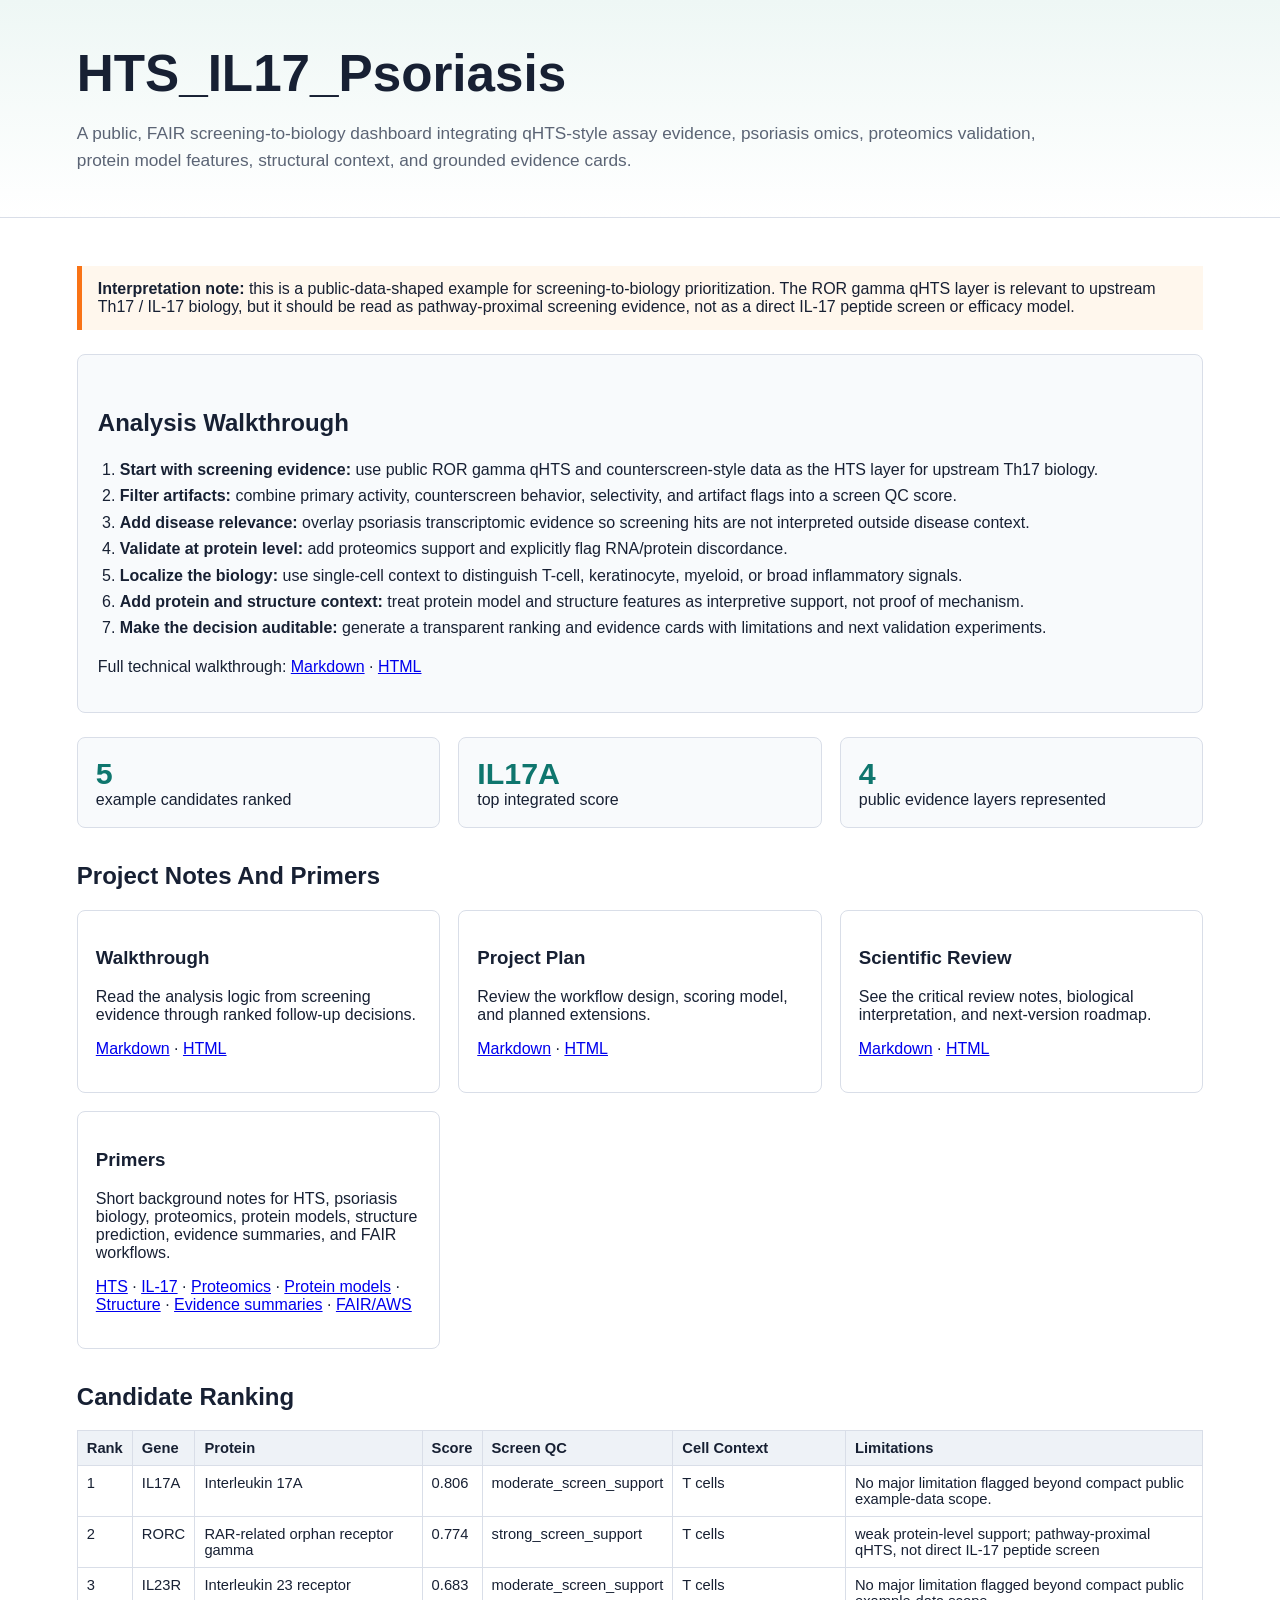
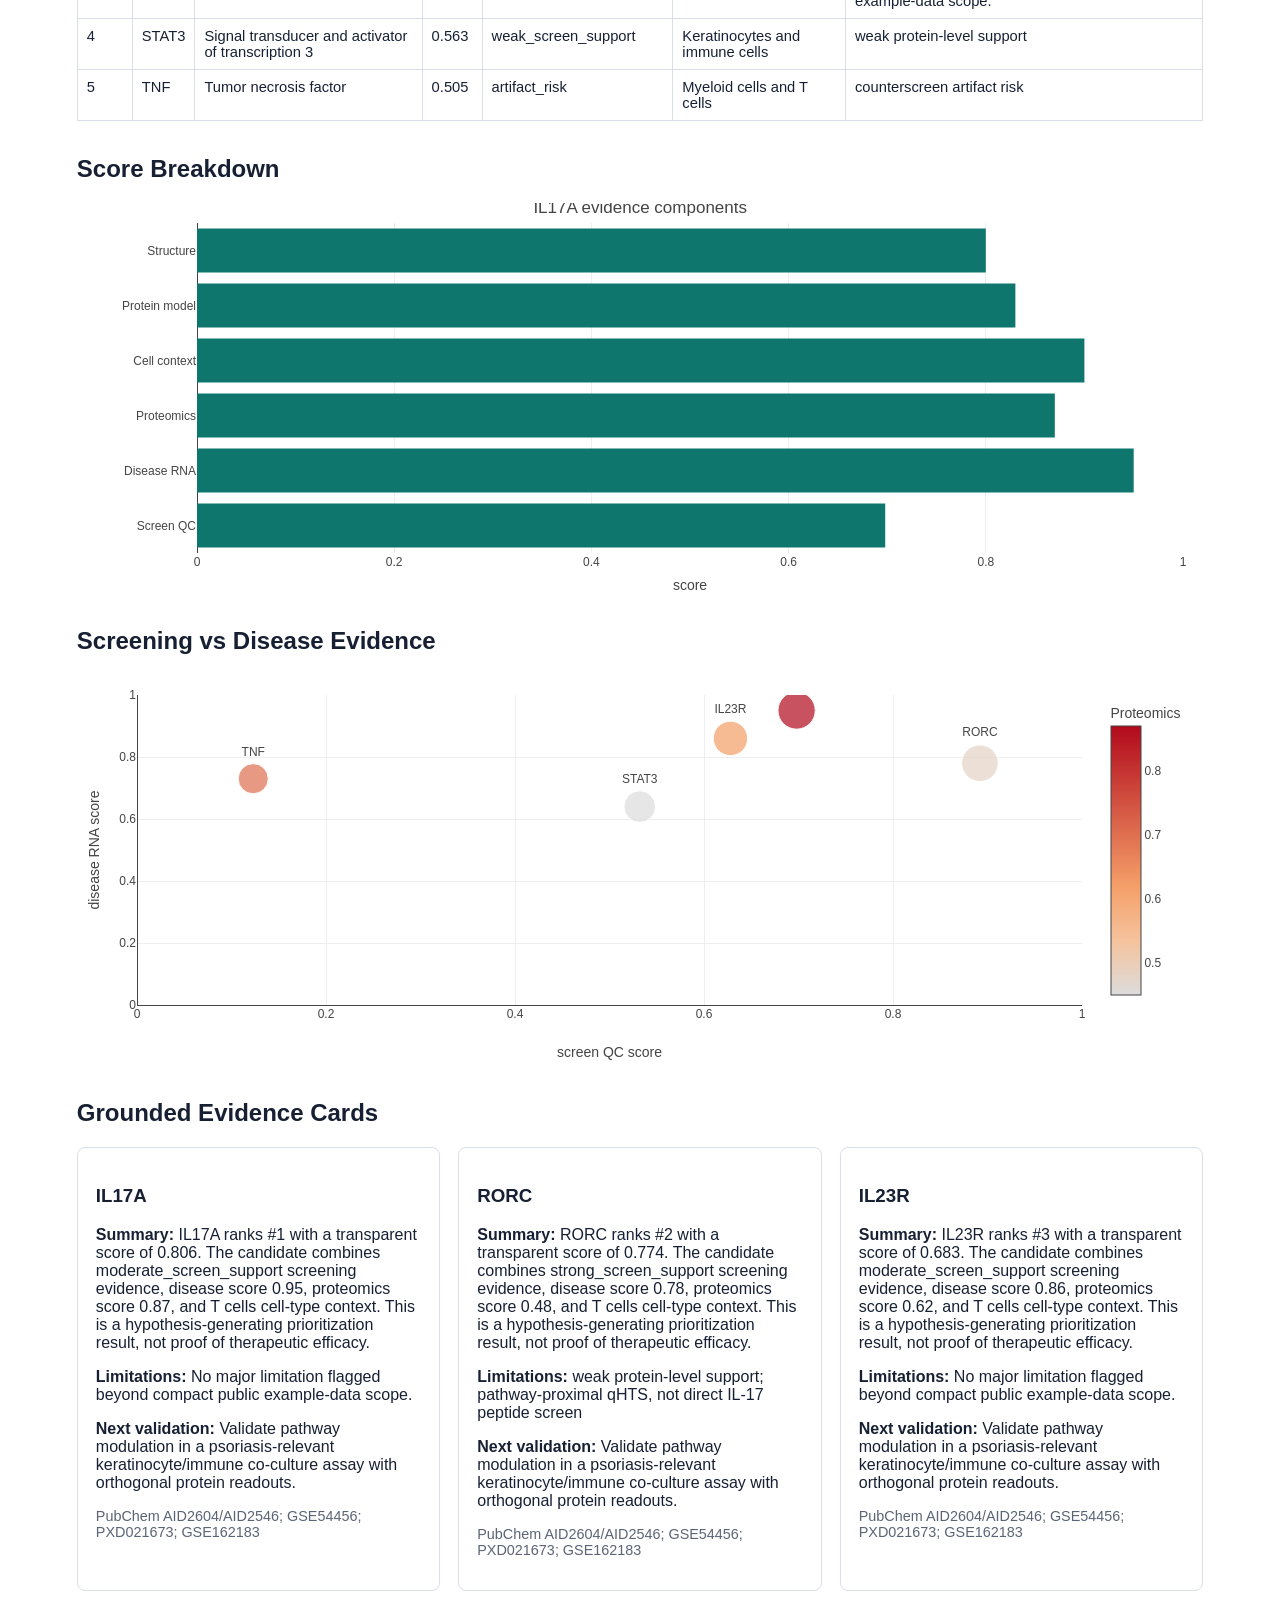
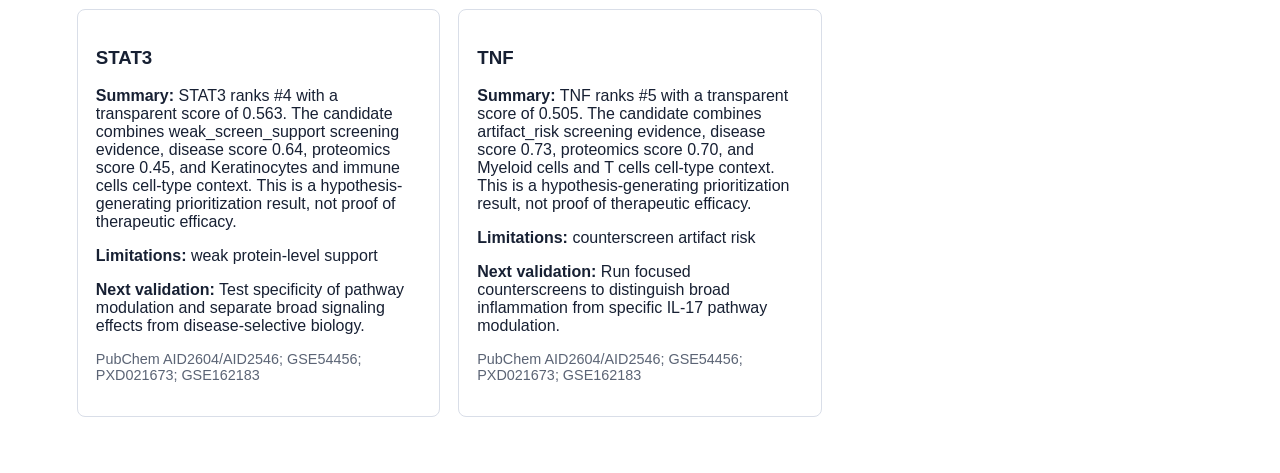
<file: docs/index.html>
<!doctype html>
<html lang='en'>
<head>
  <meta charset='utf-8'>
  <meta name='viewport' content='width=device-width, initial-scale=1'>
  <title>HTS_IL17_Psoriasis Dashboard</title>
  <script src='https://cdn.plot.ly/plotly-2.35.2.min.js'></script>
  <style>
    :root { color-scheme: light; --ink:#172033; --muted:#5b6475; --line:#d9dee8; --panel:#f8fafc; --accent:#0f766e; }
    body { margin:0; font-family: Inter, -apple-system, BlinkMacSystemFont, 'Segoe UI', sans-serif; color:var(--ink); background:#ffffff; }
    header { padding:44px 6vw 26px; background:linear-gradient(180deg,#eef7f5,#ffffff); border-bottom:1px solid var(--line); }
    main { padding:28px 6vw 56px; }
    h1 { margin:0 0 10px; font-size:clamp(2rem,4vw,4rem); letter-spacing:0; }
    h2 { margin-top:34px; }
    .subtitle { max-width:980px; color:var(--muted); font-size:1.08rem; line-height:1.55; }
    .notice { background:#fff7ed; border-left:5px solid #f97316; padding:14px 16px; margin:20px 0; }
    .walkthrough { background:#f8fafc; border:1px solid var(--line); border-radius:8px; padding:20px; margin:24px 0; }
    .walkthrough ol { margin:0; padding-left:22px; line-height:1.65; }
    .grid { display:grid; grid-template-columns:repeat(auto-fit,minmax(280px,1fr)); gap:18px; }
    .metric { background:var(--panel); border:1px solid var(--line); padding:18px; border-radius:8px; }
    .metric b { display:block; font-size:1.9rem; color:var(--accent); }
    table { border-collapse:collapse; width:100%; font-size:.92rem; }
    th,td { border:1px solid var(--line); padding:9px; text-align:left; vertical-align:top; }
    th { background:#eef2f7; }
    .card { border:1px solid var(--line); border-radius:8px; padding:18px; background:#fff; }
    .cite { color:var(--muted); font-size:.9rem; }
    #scoreChart,#scatterChart { min-height:390px; }
    code { background:#eef2f7; padding:2px 5px; border-radius:4px; }
  </style>
</head>
<body>
<header>
  <h1>HTS_IL17_Psoriasis</h1>
  <p class='subtitle'>A public, FAIR screening-to-biology dashboard integrating qHTS-style assay evidence, psoriasis omics, proteomics validation, protein model features, structural context, and grounded evidence cards.</p>
</header>
<main>
  <div class='notice'><strong>Interpretation note:</strong> this is a public-data-shaped example for screening-to-biology prioritization. The ROR gamma qHTS layer is relevant to upstream Th17 / IL-17 biology, but it should be read as pathway-proximal screening evidence, not as a direct IL-17 peptide screen or efficacy model.</div>
  <section class='walkthrough'>
    <h2>Analysis Walkthrough</h2>
    <ol>
      <li><strong>Start with screening evidence:</strong> use public ROR gamma qHTS and counterscreen-style data as the HTS layer for upstream Th17 biology.</li>
      <li><strong>Filter artifacts:</strong> combine primary activity, counterscreen behavior, selectivity, and artifact flags into a screen QC score.</li>
      <li><strong>Add disease relevance:</strong> overlay psoriasis transcriptomic evidence so screening hits are not interpreted outside disease context.</li>
      <li><strong>Validate at protein level:</strong> add proteomics support and explicitly flag RNA/protein discordance.</li>
      <li><strong>Localize the biology:</strong> use single-cell context to distinguish T-cell, keratinocyte, myeloid, or broad inflammatory signals.</li>
      <li><strong>Add protein and structure context:</strong> treat protein model and structure features as interpretive support, not proof of mechanism.</li>
      <li><strong>Make the decision auditable:</strong> generate a transparent ranking and evidence cards with limitations and next validation experiments.</li>
    </ol>
    <p>Full technical walkthrough: <a href='https://github.com/Caffeinated-Code/HTS_IL17_Psoriasis/blob/main/docs/analysis_walkthrough.md'>Markdown</a> · <a href='rendered/analysis_walkthrough.html'>HTML</a></p>
  </section>
  <section class='grid'>
    <div class='metric'><b>5</b> example candidates ranked</div>
    <div class='metric'><b>IL17A</b> top integrated score</div>
    <div class='metric'><b>4</b> public evidence layers represented</div>
  </section>
  <h2>Project Notes And Primers</h2>
  <div class='grid'>
    <section class='card'><h3>Walkthrough</h3><p>Read the analysis logic from screening evidence through ranked follow-up decisions.</p><p><a href='https://github.com/Caffeinated-Code/HTS_IL17_Psoriasis/blob/main/docs/analysis_walkthrough.md'>Markdown</a> · <a href='rendered/analysis_walkthrough.html'>HTML</a></p></section>
    <section class='card'><h3>Project Plan</h3><p>Review the workflow design, scoring model, and planned extensions.</p><p><a href='https://github.com/Caffeinated-Code/HTS_IL17_Psoriasis/blob/main/PROJECT_PLAN.md'>Markdown</a> · <a href='rendered/project_plan.html'>HTML</a></p></section>
    <section class='card'><h3>Scientific Review</h3><p>See the critical review notes, biological interpretation, and next-version roadmap.</p><p><a href='https://github.com/Caffeinated-Code/HTS_IL17_Psoriasis/blob/main/DIRECTOR_REVIEW.md'>Markdown</a> · <a href='rendered/director_review.html'>HTML</a></p></section>
    <section class='card'><h3>Primers</h3><p>Short background notes for HTS, psoriasis biology, proteomics, protein models, structure prediction, evidence summaries, and FAIR workflows.</p><p><a href='rendered/hts_primer.html'>HTS</a> · <a href='rendered/il17_psoriasis_primer.html'>IL-17</a> · <a href='rendered/proteomics_primer.html'>Proteomics</a> · <a href='rendered/protein_language_models_primer.html'>Protein models</a> · <a href='rendered/structure_prediction_primer.html'>Structure</a> · <a href='rendered/llm_evidence_primer.html'>Evidence summaries</a> · <a href='rendered/fair_nextflow_aws_primer.html'>FAIR/AWS</a></p></section>
  </div>
  <h2>Candidate Ranking</h2>
  <table><thead><tr><th>Rank</th><th>Gene</th><th>Protein</th><th>Score</th><th>Screen QC</th><th>Cell Context</th><th>Limitations</th></tr></thead><tbody><tr><td>1</td><td>IL17A</td><td>Interleukin 17A</td><td>0.806</td><td>moderate_screen_support</td><td>T cells</td><td>No major limitation flagged beyond compact public example-data scope.</td></tr>
<tr><td>2</td><td>RORC</td><td>RAR-related orphan receptor gamma</td><td>0.774</td><td>strong_screen_support</td><td>T cells</td><td>weak protein-level support; pathway-proximal qHTS, not direct IL-17 peptide screen</td></tr>
<tr><td>3</td><td>IL23R</td><td>Interleukin 23 receptor</td><td>0.683</td><td>moderate_screen_support</td><td>T cells</td><td>No major limitation flagged beyond compact public example-data scope.</td></tr>
<tr><td>4</td><td>STAT3</td><td>Signal transducer and activator of transcription 3</td><td>0.563</td><td>weak_screen_support</td><td>Keratinocytes and immune cells</td><td>weak protein-level support</td></tr>
<tr><td>5</td><td>TNF</td><td>Tumor necrosis factor</td><td>0.505</td><td>artifact_risk</td><td>Myeloid cells and T cells</td><td>counterscreen artifact risk</td></tr></tbody></table>
  <h2>Score Breakdown</h2>
  <div id='scoreChart'></div>
  <h2>Screening vs Disease Evidence</h2>
  <div id='scatterChart'></div>
  <h2>Grounded Evidence Cards</h2>
  <div class='grid'><section class='card'><h3>IL17A</h3><p><strong>Summary:</strong> IL17A ranks #1 with a transparent score of 0.806. The candidate combines moderate_screen_support screening evidence, disease score 0.95, proteomics score 0.87, and T cells cell-type context. This is a hypothesis-generating prioritization result, not proof of therapeutic efficacy.</p><p><strong>Limitations:</strong> No major limitation flagged beyond compact public example-data scope.</p><p><strong>Next validation:</strong> Validate pathway modulation in a psoriasis-relevant keratinocyte/immune co-culture assay with orthogonal protein readouts.</p><p class='cite'>PubChem AID2604/AID2546; GSE54456; PXD021673; GSE162183</p></section>
<section class='card'><h3>RORC</h3><p><strong>Summary:</strong> RORC ranks #2 with a transparent score of 0.774. The candidate combines strong_screen_support screening evidence, disease score 0.78, proteomics score 0.48, and T cells cell-type context. This is a hypothesis-generating prioritization result, not proof of therapeutic efficacy.</p><p><strong>Limitations:</strong> weak protein-level support; pathway-proximal qHTS, not direct IL-17 peptide screen</p><p><strong>Next validation:</strong> Validate pathway modulation in a psoriasis-relevant keratinocyte/immune co-culture assay with orthogonal protein readouts.</p><p class='cite'>PubChem AID2604/AID2546; GSE54456; PXD021673; GSE162183</p></section>
<section class='card'><h3>IL23R</h3><p><strong>Summary:</strong> IL23R ranks #3 with a transparent score of 0.683. The candidate combines moderate_screen_support screening evidence, disease score 0.86, proteomics score 0.62, and T cells cell-type context. This is a hypothesis-generating prioritization result, not proof of therapeutic efficacy.</p><p><strong>Limitations:</strong> No major limitation flagged beyond compact public example-data scope.</p><p><strong>Next validation:</strong> Validate pathway modulation in a psoriasis-relevant keratinocyte/immune co-culture assay with orthogonal protein readouts.</p><p class='cite'>PubChem AID2604/AID2546; GSE54456; PXD021673; GSE162183</p></section>
<section class='card'><h3>STAT3</h3><p><strong>Summary:</strong> STAT3 ranks #4 with a transparent score of 0.563. The candidate combines weak_screen_support screening evidence, disease score 0.64, proteomics score 0.45, and Keratinocytes and immune cells cell-type context. This is a hypothesis-generating prioritization result, not proof of therapeutic efficacy.</p><p><strong>Limitations:</strong> weak protein-level support</p><p><strong>Next validation:</strong> Test specificity of pathway modulation and separate broad signaling effects from disease-selective biology.</p><p class='cite'>PubChem AID2604/AID2546; GSE54456; PXD021673; GSE162183</p></section>
<section class='card'><h3>TNF</h3><p><strong>Summary:</strong> TNF ranks #5 with a transparent score of 0.505. The candidate combines artifact_risk screening evidence, disease score 0.73, proteomics score 0.70, and Myeloid cells and T cells cell-type context. This is a hypothesis-generating prioritization result, not proof of therapeutic efficacy.</p><p><strong>Limitations:</strong> counterscreen artifact risk</p><p><strong>Next validation:</strong> Run focused counterscreens to distinguish broad inflammation from specific IL-17 pathway modulation.</p><p class='cite'>PubChem AID2604/AID2546; GSE54456; PXD021673; GSE162183</p></section></div>
</main>
<script>
const rows = [{"rank": "1", "candidate_id": "CAND_IL17A_002", "gene_symbol": "IL17A", "protein_name": "Interleukin 17A", "rank_score": 0.806, "screen_qc_score": 0.698, "screen_qc_call": "moderate_screen_support", "selectivity_score": "0.620", "disease_score": 0.95, "proteomics_score": 0.87, "celltype_score": 0.9, "protein_ai_score": 0.83, "structure_confidence_score": 0.8, "top_cell_type": "T cells", "dataset_citations": "PubChem AID2604/AID2546; GSE54456; PXD021673; GSE162183", "biological_interpretation": "No direct qHTS in this example; pathway target retained for biological context. | Canonical psoriasis inflammatory cytokine signal. | Protein-level inflammatory support in lesional skin. | Strong disease-relevant immune-cell context. | Example score highlights cytokine-family sequence context. | Secreted cytokine structure context available; peptide interaction claims require direct modeling.", "limitations": "No major limitation flagged beyond compact public example-data scope."}, {"rank": "2", "candidate_id": "CAND_RORC_001", "gene_symbol": "RORC", "protein_name": "RAR-related orphan receptor gamma", "rank_score": 0.774, "screen_qc_score": 0.892, "screen_qc_call": "strong_screen_support", "selectivity_score": "0.840", "disease_score": 0.78, "proteomics_score": 0.48, "celltype_score": 0.82, "protein_ai_score": 0.76, "structure_confidence_score": 0.84, "top_cell_type": "T cells", "dataset_citations": "PubChem AID2604/AID2546; GSE54456; PXD021673; GSE162183", "biological_interpretation": "Strong pathway-proximal activity with low VP16 counterscreen signal. | Th17-lineage transcription factor elevated in inflammatory disease context. | Protein evidence is weaker than RNA; interpret cautiously. | Relevant to Th17 lineage but cell abundance and activation state matter. | Example score represents sequence-model feature context, not a validated prediction. | High-confidence structured nuclear receptor domains; binding claims require assay validation.", "limitations": "weak protein-level support; pathway-proximal qHTS, not direct IL-17 peptide screen"}, {"rank": "3", "candidate_id": "CAND_IL23R_003", "gene_symbol": "IL23R", "protein_name": "Interleukin 23 receptor", "rank_score": 0.683, "screen_qc_score": 0.628, "screen_qc_call": "moderate_screen_support", "selectivity_score": "0.530", "disease_score": 0.86, "proteomics_score": 0.62, "celltype_score": 0.78, "protein_ai_score": 0.72, "structure_confidence_score": 0.63, "top_cell_type": "T cells", "dataset_citations": "PubChem AID2604/AID2546; GSE54456; PXD021673; GSE162183", "biological_interpretation": "Upstream Th17 maintenance target with moderate assay-context evidence. | Supports IL-23 driven Th17 biology. | Moderate protein-level support. | Supports IL-23 responsive immune compartment. | Example score highlights receptor-family sequence context. | Receptor regions may include lower-confidence extracellular/domain boundaries.", "limitations": "No major limitation flagged beyond compact public example-data scope."}, {"rank": "4", "candidate_id": "CAND_STAT3_004", "gene_symbol": "STAT3", "protein_name": "Signal transducer and activator of transcription 3", "rank_score": 0.563, "screen_qc_score": 0.532, "screen_qc_call": "weak_screen_support", "selectivity_score": "0.350", "disease_score": 0.64, "proteomics_score": 0.45, "celltype_score": 0.66, "protein_ai_score": 0.65, "structure_confidence_score": 0.78, "top_cell_type": "Keratinocytes and immune cells", "dataset_citations": "PubChem AID2604/AID2546; GSE54456; PXD021673; GSE162183", "biological_interpretation": "Relevant transcriptional pathway node; counterscreen requires caution. | Signal transduction node with moderate expression support. | Weak-to-moderate protein evidence. | Broad signaling context; less specific. | Example score highlights conserved signaling protein context. | Structured domains support mechanistic annotation, not specificity.", "limitations": "weak protein-level support"}, {"rank": "5", "candidate_id": "CAND_TNFA_005", "gene_symbol": "TNF", "protein_name": "Tumor necrosis factor", "rank_score": 0.505, "screen_qc_score": 0.123, "screen_qc_call": "artifact_risk", "selectivity_score": "0.100", "disease_score": 0.73, "proteomics_score": 0.7, "celltype_score": 0.71, "protein_ai_score": 0.68, "structure_confidence_score": 0.75, "top_cell_type": "Myeloid cells and T cells", "dataset_citations": "PubChem AID2604/AID2546; GSE54456; PXD021673; GSE162183", "biological_interpretation": "Inflammatory relevance but weak selectivity in this example screen. | Broad inflammatory cytokine with disease expression support. | Inflammatory protein evidence, but broad biology. | Broad inflammatory source-cell context. | Example score highlights cytokine-family sequence context. | Cytokine structure known, but broad inflammatory biology limits specificity.", "limitations": "counterscreen artifact risk"}];
const scores = {"IL17A": {"Screen QC": 0.698, "Disease RNA": 0.95, "Proteomics": 0.87, "Cell context": 0.9, "Protein model": 0.83, "Structure": 0.8}, "RORC": {"Screen QC": 0.892, "Disease RNA": 0.78, "Proteomics": 0.48, "Cell context": 0.82, "Protein model": 0.76, "Structure": 0.84}, "IL23R": {"Screen QC": 0.628, "Disease RNA": 0.86, "Proteomics": 0.62, "Cell context": 0.78, "Protein model": 0.72, "Structure": 0.63}, "STAT3": {"Screen QC": 0.532, "Disease RNA": 0.64, "Proteomics": 0.45, "Cell context": 0.66, "Protein model": 0.65, "Structure": 0.78}, "TNF": {"Screen QC": 0.123, "Disease RNA": 0.73, "Proteomics": 0.7, "Cell context": 0.71, "Protein model": 0.68, "Structure": 0.75}};
const first = rows[0].gene_symbol;
Plotly.newPlot('scoreChart', [{
  type:'bar', orientation:'h',
  y:Object.keys(scores[first]), x:Object.values(scores[first]),
  marker:{color:'#0f766e'}
}], {margin:{l:120,r:20,t:20,b:40}, xaxis:{range:[0,1], title:'score'}, title:first + ' evidence components'});
Plotly.newPlot('scatterChart', [{
  type:'scatter', mode:'markers+text',
  x:rows.map(r=>r.screen_qc_score), y:rows.map(r=>r.disease_score),
  text:rows.map(r=>r.gene_symbol), textposition:'top center',
  marker:{size:rows.map(r=>18 + r.rank_score*24), color:rows.map(r=>r.proteomics_score), colorscale:'Teal', showscale:true, colorbar:{title:'Proteomics'}},
  hovertext:rows.map(r=>`${r.gene_symbol}<br>${r.limitations}`), hoverinfo:'text'
}], {margin:{l:60,r:20,t:20,b:60}, xaxis:{range:[0,1], title:'screen QC score'}, yaxis:{range:[0,1], title:'disease RNA score'}});
</script>
</body>
</html>
</file>
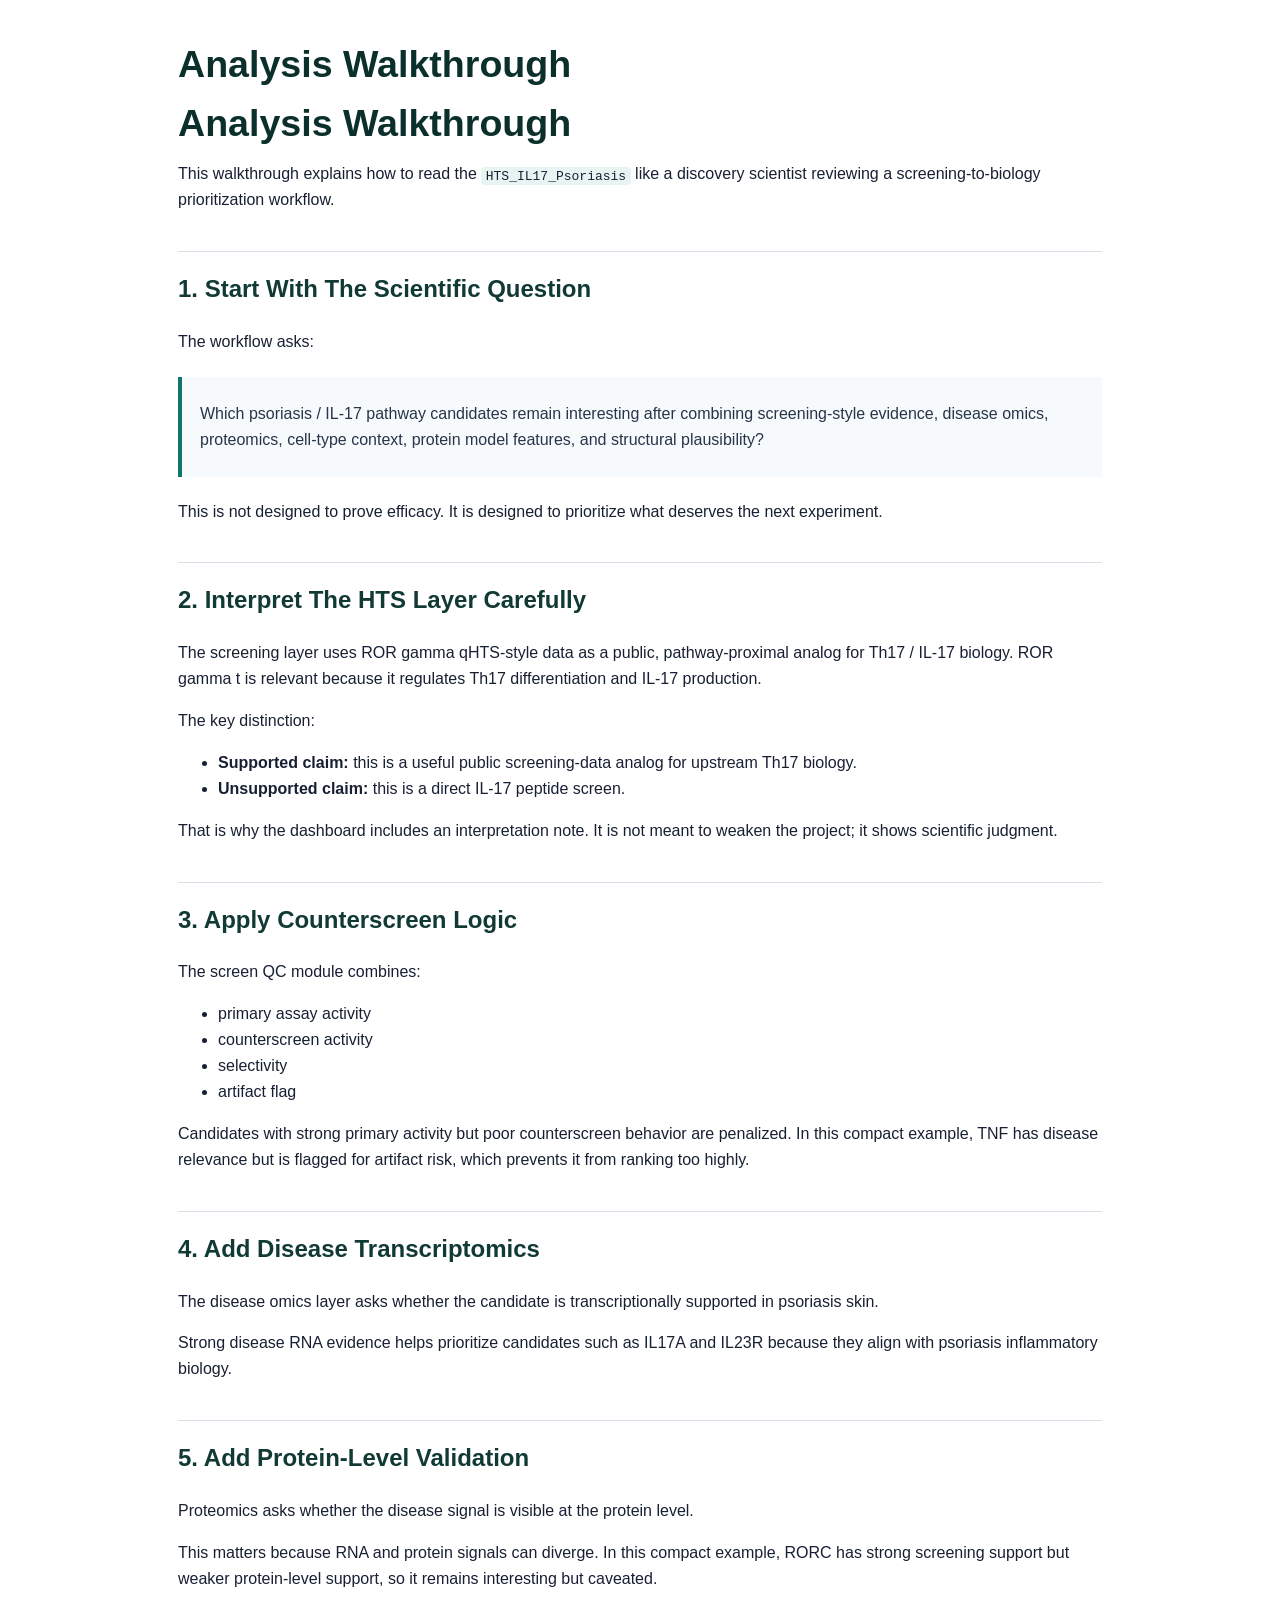
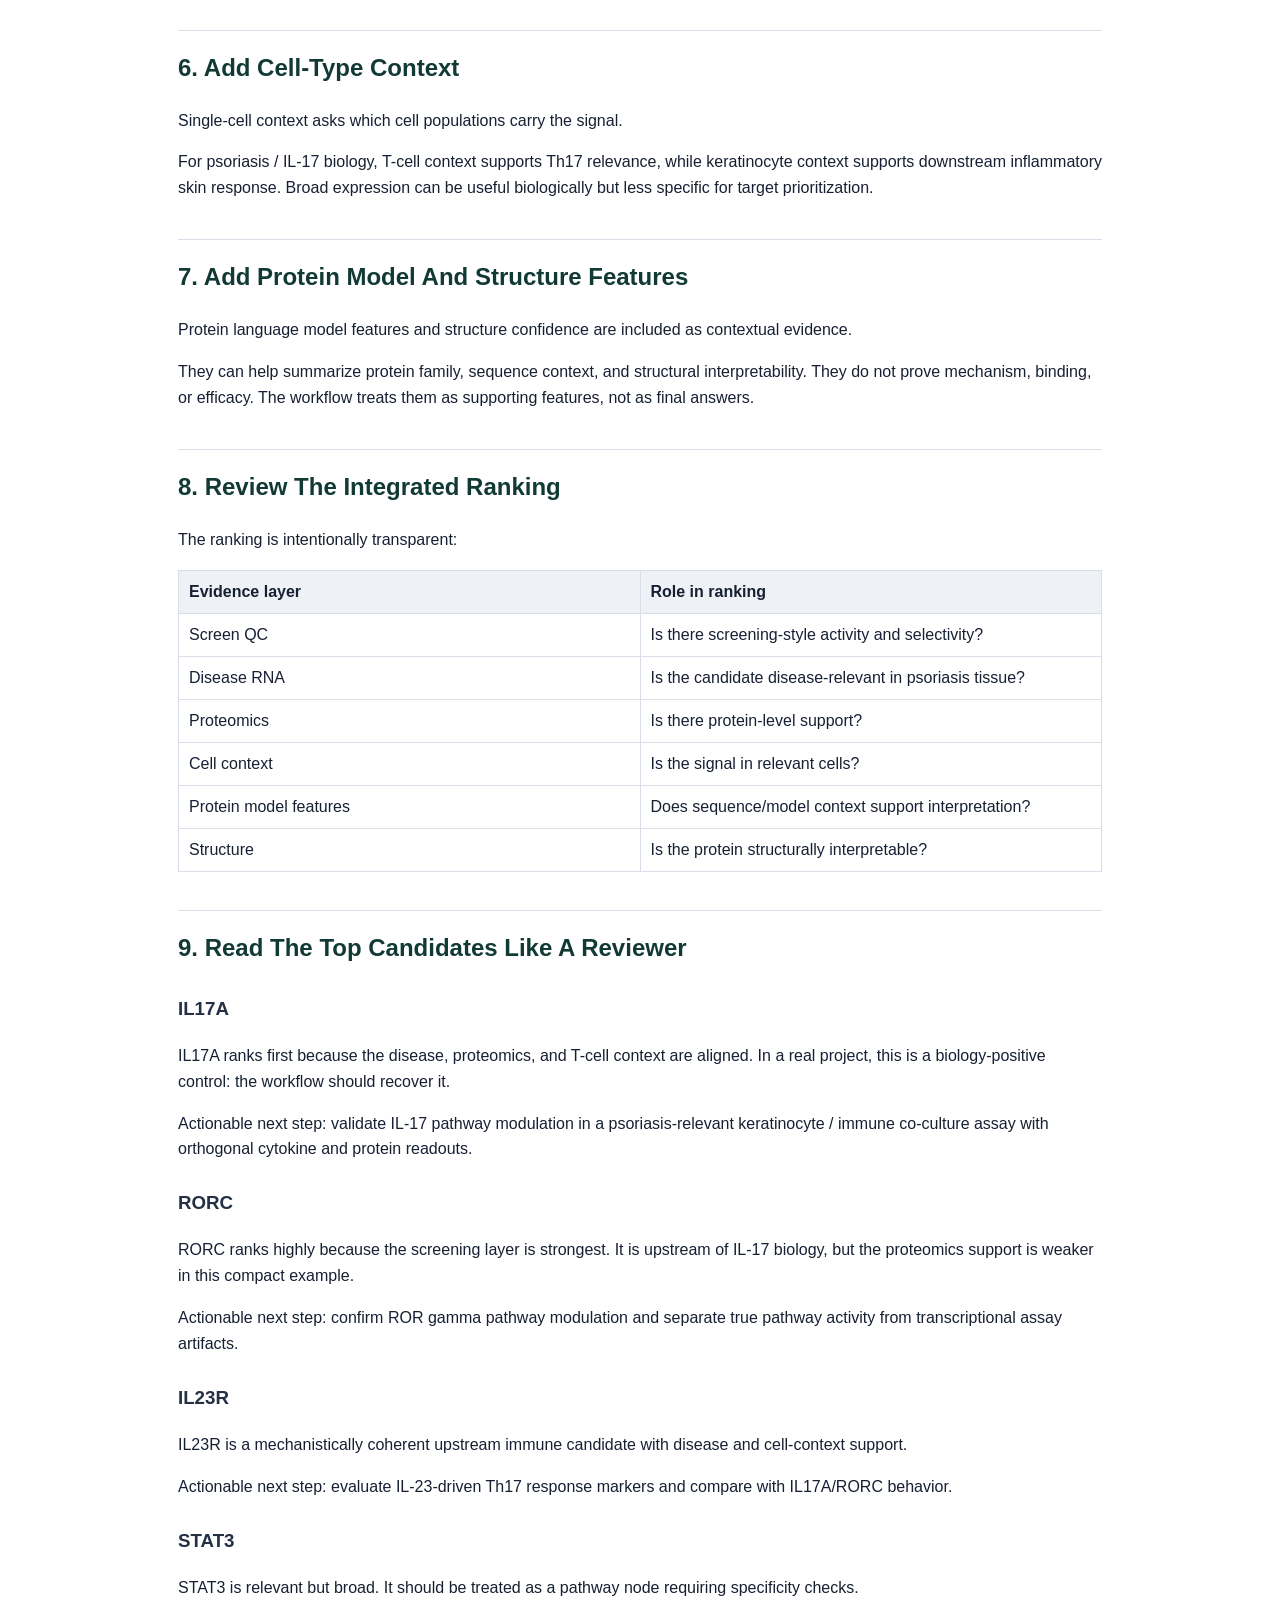
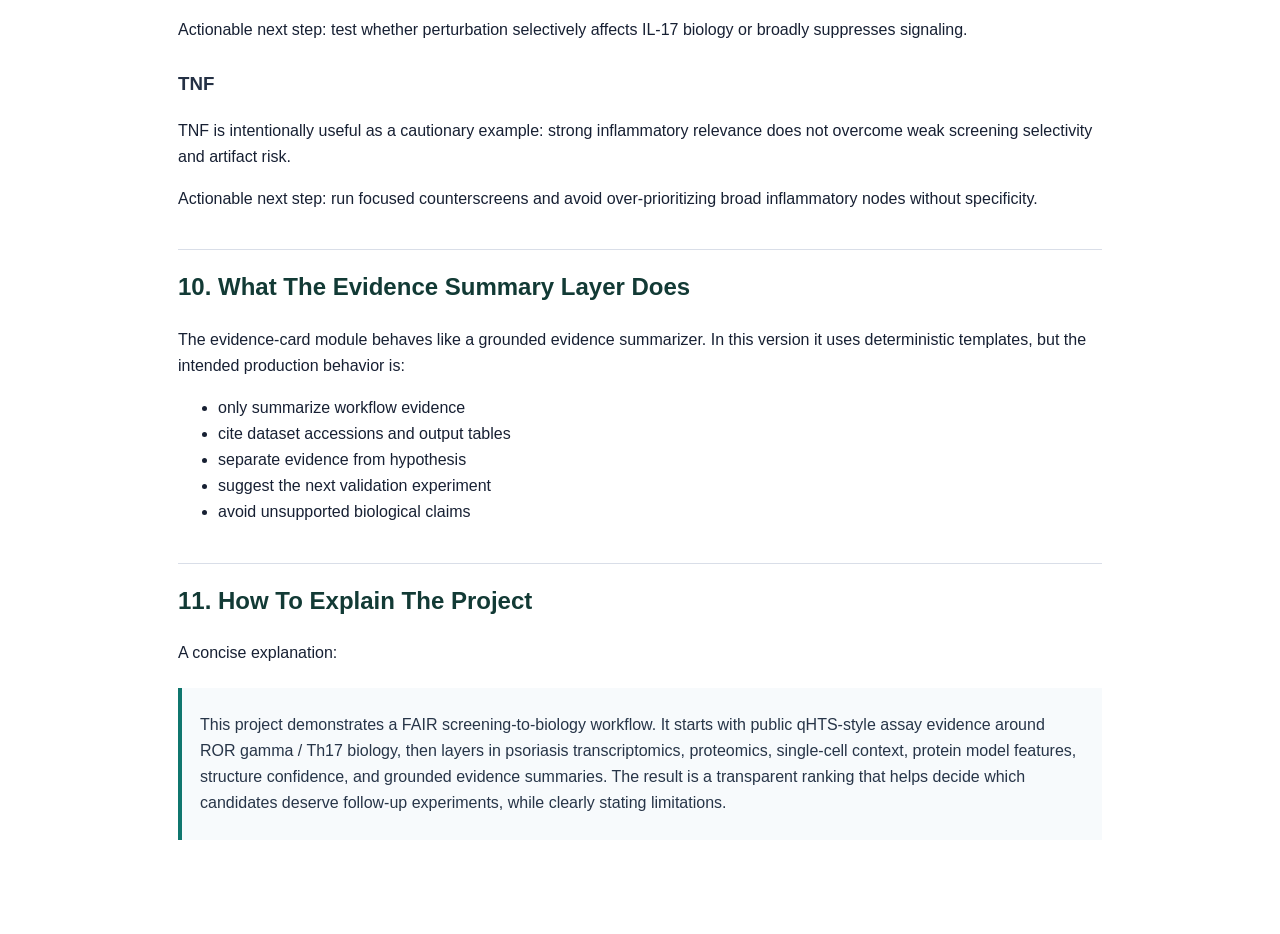
<file: docs/rendered/analysis_walkthrough.html>
<!DOCTYPE html>
<html xmlns="http://www.w3.org/1999/xhtml" lang="" xml:lang="">
<head>
  <meta charset="utf-8" />
  <meta name="generator" content="pandoc" />
  <meta name="viewport" content="width=device-width, initial-scale=1.0, user-scalable=yes" />
  <title>Analysis Walkthrough</title>
  <style>
    /* Default styles provided by pandoc.
    ** See https://pandoc.org/MANUAL.html#variables-for-html for config info.
    */
    code{white-space: pre-wrap;}
    span.smallcaps{font-variant: small-caps;}
    div.columns{display: flex; gap: min(4vw, 1.5em);}
    div.column{flex: auto; overflow-x: auto;}
    div.hanging-indent{margin-left: 1.5em; text-indent: -1.5em;}
    /* The extra [class] is a hack that increases specificity enough to
       override a similar rule in reveal.js */
    ul.task-list[class]{list-style: none;}
    ul.task-list li input[type="checkbox"] {
      font-size: inherit;
      width: 0.8em;
      margin: 0 0.8em 0.2em -1.6em;
      vertical-align: middle;
    }
    .display.math{display: block; text-align: center; margin: 0.5rem auto;}
  </style>
  <link rel="stylesheet" href="style.css" />
</head>
<body>
<header id="title-block-header">
<h1 class="title">Analysis Walkthrough</h1>
</header>
<h1 id="analysis-walkthrough">Analysis Walkthrough</h1>
<p>This walkthrough explains how to read the
<code>HTS_IL17_Psoriasis</code> like a discovery scientist reviewing a
screening-to-biology prioritization workflow.</p>
<h2 id="start-with-the-scientific-question">1. Start With The Scientific
Question</h2>
<p>The workflow asks:</p>
<blockquote>
<p>Which psoriasis / IL-17 pathway candidates remain interesting after
combining screening-style evidence, disease omics, proteomics, cell-type
context, protein model features, and structural plausibility?</p>
</blockquote>
<p>This is not designed to prove efficacy. It is designed to prioritize
what deserves the next experiment.</p>
<h2 id="interpret-the-hts-layer-carefully">2. Interpret The HTS Layer
Carefully</h2>
<p>The screening layer uses ROR gamma qHTS-style data as a public,
pathway-proximal analog for Th17 / IL-17 biology. ROR gamma t is
relevant because it regulates Th17 differentiation and IL-17
production.</p>
<p>The key distinction:</p>
<ul>
<li><strong>Supported claim:</strong> this is a useful public
screening-data analog for upstream Th17 biology.</li>
<li><strong>Unsupported claim:</strong> this is a direct IL-17 peptide
screen.</li>
</ul>
<p>That is why the dashboard includes an interpretation note. It is not
meant to weaken the project; it shows scientific judgment.</p>
<h2 id="apply-counterscreen-logic">3. Apply Counterscreen Logic</h2>
<p>The screen QC module combines:</p>
<ul>
<li>primary assay activity</li>
<li>counterscreen activity</li>
<li>selectivity</li>
<li>artifact flag</li>
</ul>
<p>Candidates with strong primary activity but poor counterscreen
behavior are penalized. In this compact example, TNF has disease
relevance but is flagged for artifact risk, which prevents it from
ranking too highly.</p>
<h2 id="add-disease-transcriptomics">4. Add Disease Transcriptomics</h2>
<p>The disease omics layer asks whether the candidate is
transcriptionally supported in psoriasis skin.</p>
<p>Strong disease RNA evidence helps prioritize candidates such as IL17A
and IL23R because they align with psoriasis inflammatory biology.</p>
<h2 id="add-protein-level-validation">5. Add Protein-Level
Validation</h2>
<p>Proteomics asks whether the disease signal is visible at the protein
level.</p>
<p>This matters because RNA and protein signals can diverge. In this
compact example, RORC has strong screening support but weaker
protein-level support, so it remains interesting but caveated.</p>
<h2 id="add-cell-type-context">6. Add Cell-Type Context</h2>
<p>Single-cell context asks which cell populations carry the signal.</p>
<p>For psoriasis / IL-17 biology, T-cell context supports Th17
relevance, while keratinocyte context supports downstream inflammatory
skin response. Broad expression can be useful biologically but less
specific for target prioritization.</p>
<h2 id="add-protein-model-and-structure-features">7. Add Protein Model
And Structure Features</h2>
<p>Protein language model features and structure confidence are included
as contextual evidence.</p>
<p>They can help summarize protein family, sequence context, and
structural interpretability. They do not prove mechanism, binding, or
efficacy. The workflow treats them as supporting features, not as final
answers.</p>
<h2 id="review-the-integrated-ranking">8. Review The Integrated
Ranking</h2>
<p>The ranking is intentionally transparent:</p>
<table>
<colgroup>
<col style="width: 50%" />
<col style="width: 50%" />
</colgroup>
<thead>
<tr>
<th>Evidence layer</th>
<th>Role in ranking</th>
</tr>
</thead>
<tbody>
<tr>
<td>Screen QC</td>
<td>Is there screening-style activity and selectivity?</td>
</tr>
<tr>
<td>Disease RNA</td>
<td>Is the candidate disease-relevant in psoriasis tissue?</td>
</tr>
<tr>
<td>Proteomics</td>
<td>Is there protein-level support?</td>
</tr>
<tr>
<td>Cell context</td>
<td>Is the signal in relevant cells?</td>
</tr>
<tr>
<td>Protein model features</td>
<td>Does sequence/model context support interpretation?</td>
</tr>
<tr>
<td>Structure</td>
<td>Is the protein structurally interpretable?</td>
</tr>
</tbody>
</table>
<h2 id="read-the-top-candidates-like-a-reviewer">9. Read The Top
Candidates Like A Reviewer</h2>
<h3 id="il17a">IL17A</h3>
<p>IL17A ranks first because the disease, proteomics, and T-cell context
are aligned. In a real project, this is a biology-positive control: the
workflow should recover it.</p>
<p>Actionable next step: validate IL-17 pathway modulation in a
psoriasis-relevant keratinocyte / immune co-culture assay with
orthogonal cytokine and protein readouts.</p>
<h3 id="rorc">RORC</h3>
<p>RORC ranks highly because the screening layer is strongest. It is
upstream of IL-17 biology, but the proteomics support is weaker in this
compact example.</p>
<p>Actionable next step: confirm ROR gamma pathway modulation and
separate true pathway activity from transcriptional assay artifacts.</p>
<h3 id="il23r">IL23R</h3>
<p>IL23R is a mechanistically coherent upstream immune candidate with
disease and cell-context support.</p>
<p>Actionable next step: evaluate IL-23-driven Th17 response markers and
compare with IL17A/RORC behavior.</p>
<h3 id="stat3">STAT3</h3>
<p>STAT3 is relevant but broad. It should be treated as a pathway node
requiring specificity checks.</p>
<p>Actionable next step: test whether perturbation selectively affects
IL-17 biology or broadly suppresses signaling.</p>
<h3 id="tnf">TNF</h3>
<p>TNF is intentionally useful as a cautionary example: strong
inflammatory relevance does not overcome weak screening selectivity and
artifact risk.</p>
<p>Actionable next step: run focused counterscreens and avoid
over-prioritizing broad inflammatory nodes without specificity.</p>
<h2 id="what-the-evidence-summary-layer-does">10. What The Evidence
Summary Layer Does</h2>
<p>The evidence-card module behaves like a grounded evidence summarizer.
In this version it uses deterministic templates, but the intended
production behavior is:</p>
<ul>
<li>only summarize workflow evidence</li>
<li>cite dataset accessions and output tables</li>
<li>separate evidence from hypothesis</li>
<li>suggest the next validation experiment</li>
<li>avoid unsupported biological claims</li>
</ul>
<h2 id="how-to-explain-the-project">11. How To Explain The Project</h2>
<p>A concise explanation:</p>
<blockquote>
<p>This project demonstrates a FAIR screening-to-biology workflow. It
starts with public qHTS-style assay evidence around ROR gamma / Th17
biology, then layers in psoriasis transcriptomics, proteomics,
single-cell context, protein model features, structure confidence, and
grounded evidence summaries. The result is a transparent ranking that
helps decide which candidates deserve follow-up experiments, while
clearly stating limitations.</p>
</blockquote>
</body>
</html>
</file>
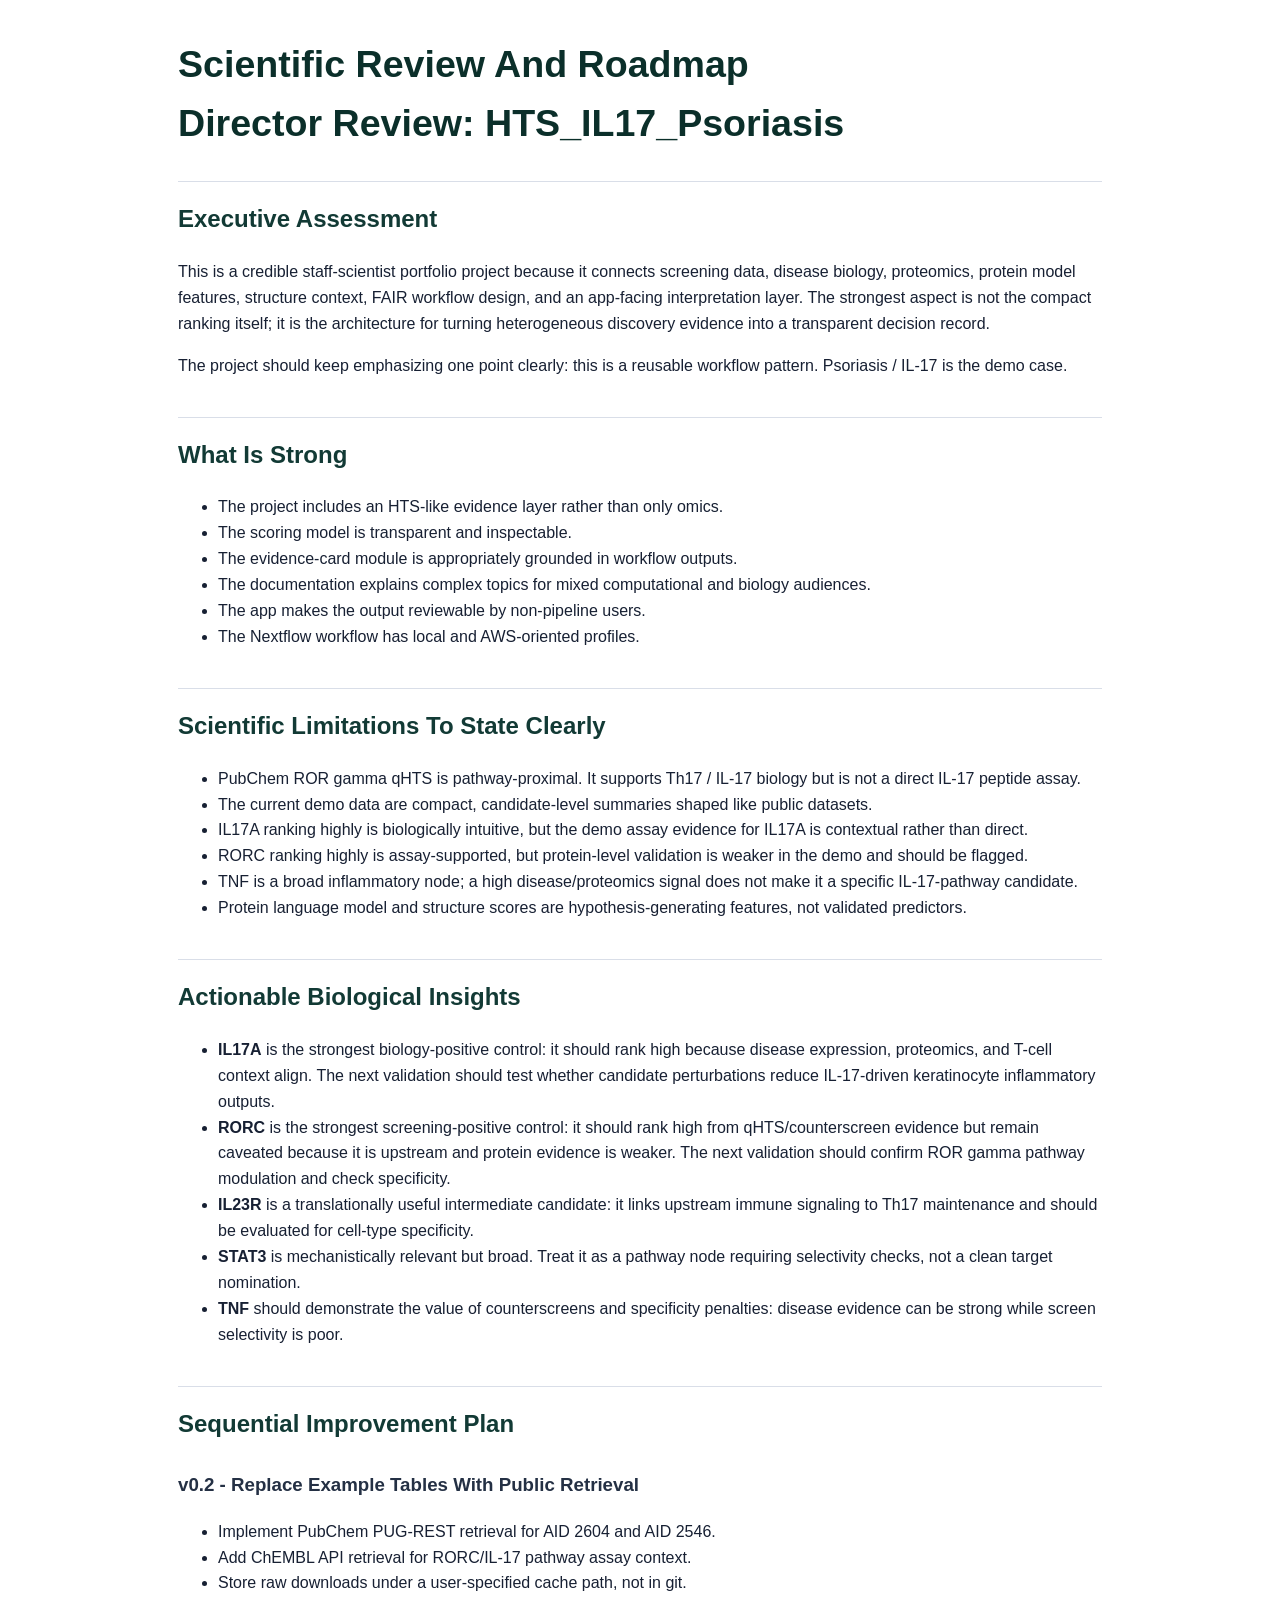
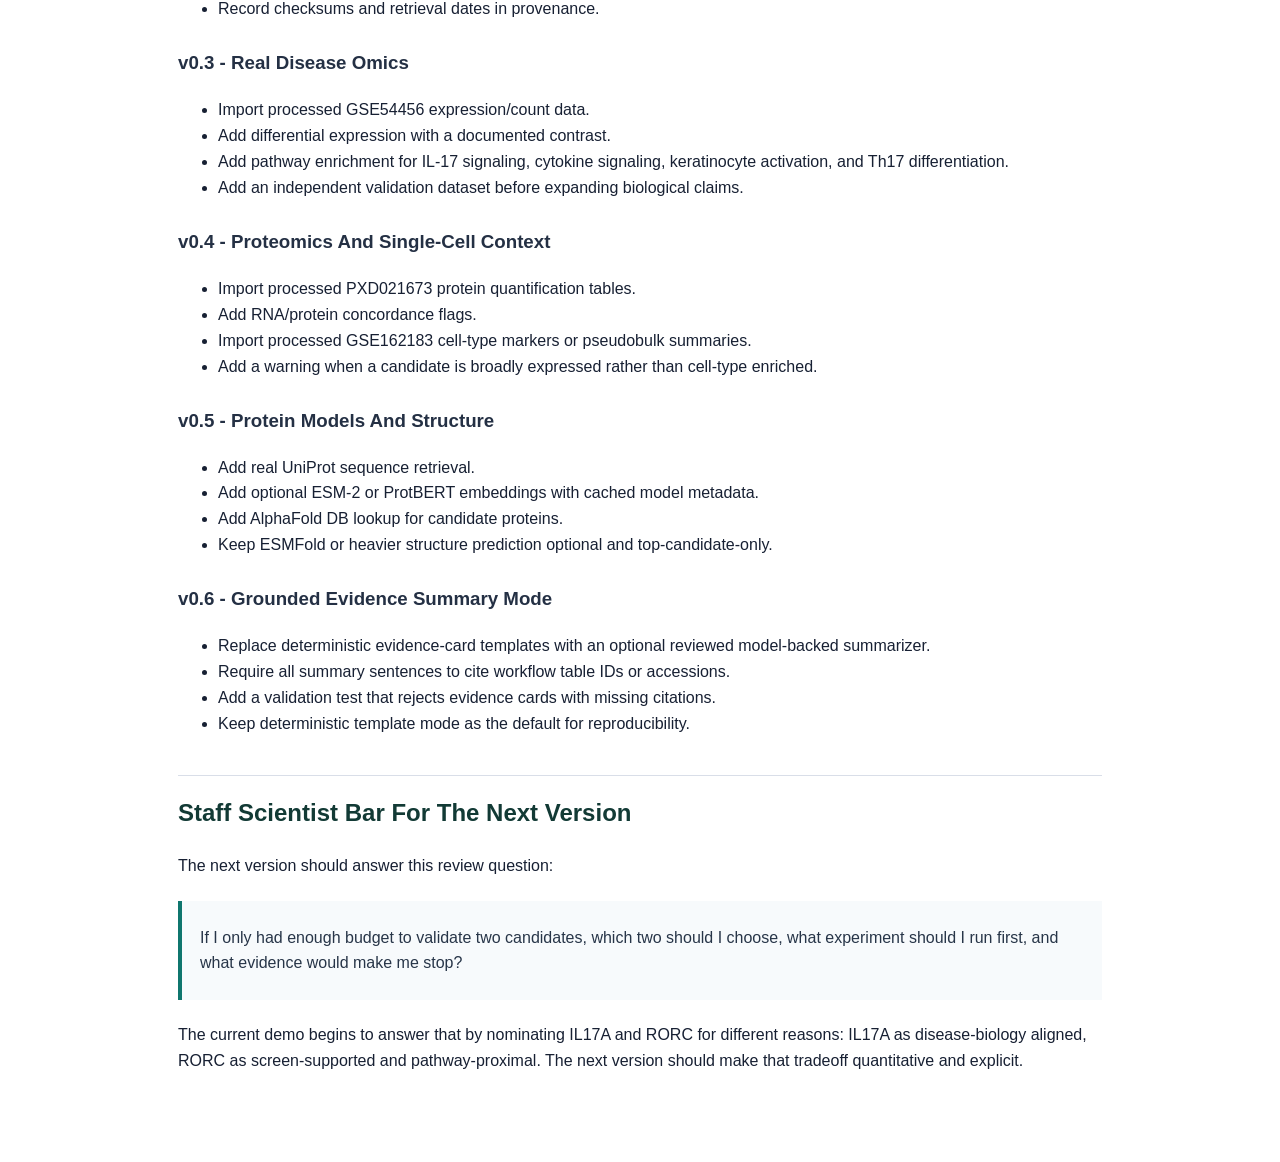
<file: docs/rendered/director_review.html>
<!DOCTYPE html>
<html xmlns="http://www.w3.org/1999/xhtml" lang="" xml:lang="">
<head>
  <meta charset="utf-8" />
  <meta name="generator" content="pandoc" />
  <meta name="viewport" content="width=device-width, initial-scale=1.0, user-scalable=yes" />
  <title>Scientific Review And Roadmap</title>
  <style>
    /* Default styles provided by pandoc.
    ** See https://pandoc.org/MANUAL.html#variables-for-html for config info.
    */
    code{white-space: pre-wrap;}
    span.smallcaps{font-variant: small-caps;}
    div.columns{display: flex; gap: min(4vw, 1.5em);}
    div.column{flex: auto; overflow-x: auto;}
    div.hanging-indent{margin-left: 1.5em; text-indent: -1.5em;}
    /* The extra [class] is a hack that increases specificity enough to
       override a similar rule in reveal.js */
    ul.task-list[class]{list-style: none;}
    ul.task-list li input[type="checkbox"] {
      font-size: inherit;
      width: 0.8em;
      margin: 0 0.8em 0.2em -1.6em;
      vertical-align: middle;
    }
    .display.math{display: block; text-align: center; margin: 0.5rem auto;}
  </style>
  <link rel="stylesheet" href="style.css" />
</head>
<body>
<header id="title-block-header">
<h1 class="title">Scientific Review And Roadmap</h1>
</header>
<h1 id="director-review-hts_il17_psoriasis">Director Review:
HTS_IL17_Psoriasis</h1>
<h2 id="executive-assessment">Executive Assessment</h2>
<p>This is a credible staff-scientist portfolio project because it
connects screening data, disease biology, proteomics, protein model
features, structure context, FAIR workflow design, and an app-facing
interpretation layer. The strongest aspect is not the compact ranking
itself; it is the architecture for turning heterogeneous discovery
evidence into a transparent decision record.</p>
<p>The project should keep emphasizing one point clearly: this is a
reusable workflow pattern. Psoriasis / IL-17 is the demo case.</p>
<h2 id="what-is-strong">What Is Strong</h2>
<ul>
<li>The project includes an HTS-like evidence layer rather than only
omics.</li>
<li>The scoring model is transparent and inspectable.</li>
<li>The evidence-card module is appropriately grounded in workflow
outputs.</li>
<li>The documentation explains complex topics for mixed computational
and biology audiences.</li>
<li>The app makes the output reviewable by non-pipeline users.</li>
<li>The Nextflow workflow has local and AWS-oriented profiles.</li>
</ul>
<h2 id="scientific-limitations-to-state-clearly">Scientific Limitations
To State Clearly</h2>
<ul>
<li>PubChem ROR gamma qHTS is pathway-proximal. It supports Th17 / IL-17
biology but is not a direct IL-17 peptide assay.</li>
<li>The current demo data are compact, candidate-level summaries shaped
like public datasets.</li>
<li>IL17A ranking highly is biologically intuitive, but the demo assay
evidence for IL17A is contextual rather than direct.</li>
<li>RORC ranking highly is assay-supported, but protein-level validation
is weaker in the demo and should be flagged.</li>
<li>TNF is a broad inflammatory node; a high disease/proteomics signal
does not make it a specific IL-17-pathway candidate.</li>
<li>Protein language model and structure scores are
hypothesis-generating features, not validated predictors.</li>
</ul>
<h2 id="actionable-biological-insights">Actionable Biological
Insights</h2>
<ul>
<li><strong>IL17A</strong> is the strongest biology-positive control: it
should rank high because disease expression, proteomics, and T-cell
context align. The next validation should test whether candidate
perturbations reduce IL-17-driven keratinocyte inflammatory
outputs.</li>
<li><strong>RORC</strong> is the strongest screening-positive control:
it should rank high from qHTS/counterscreen evidence but remain caveated
because it is upstream and protein evidence is weaker. The next
validation should confirm ROR gamma pathway modulation and check
specificity.</li>
<li><strong>IL23R</strong> is a translationally useful intermediate
candidate: it links upstream immune signaling to Th17 maintenance and
should be evaluated for cell-type specificity.</li>
<li><strong>STAT3</strong> is mechanistically relevant but broad. Treat
it as a pathway node requiring selectivity checks, not a clean target
nomination.</li>
<li><strong>TNF</strong> should demonstrate the value of counterscreens
and specificity penalties: disease evidence can be strong while screen
selectivity is poor.</li>
</ul>
<h2 id="sequential-improvement-plan">Sequential Improvement Plan</h2>
<h3 id="v0.2---replace-example-tables-with-public-retrieval">v0.2 -
Replace Example Tables With Public Retrieval</h3>
<ul>
<li>Implement PubChem PUG-REST retrieval for AID 2604 and AID 2546.</li>
<li>Add ChEMBL API retrieval for RORC/IL-17 pathway assay context.</li>
<li>Store raw downloads under a user-specified cache path, not in
git.</li>
<li>Record checksums and retrieval dates in provenance.</li>
</ul>
<h3 id="v0.3---real-disease-omics">v0.3 - Real Disease Omics</h3>
<ul>
<li>Import processed GSE54456 expression/count data.</li>
<li>Add differential expression with a documented contrast.</li>
<li>Add pathway enrichment for IL-17 signaling, cytokine signaling,
keratinocyte activation, and Th17 differentiation.</li>
<li>Add an independent validation dataset before expanding biological
claims.</li>
</ul>
<h3 id="v0.4---proteomics-and-single-cell-context">v0.4 - Proteomics And
Single-Cell Context</h3>
<ul>
<li>Import processed PXD021673 protein quantification tables.</li>
<li>Add RNA/protein concordance flags.</li>
<li>Import processed GSE162183 cell-type markers or pseudobulk
summaries.</li>
<li>Add a warning when a candidate is broadly expressed rather than
cell-type enriched.</li>
</ul>
<h3 id="v0.5---protein-models-and-structure">v0.5 - Protein Models And
Structure</h3>
<ul>
<li>Add real UniProt sequence retrieval.</li>
<li>Add optional ESM-2 or ProtBERT embeddings with cached model
metadata.</li>
<li>Add AlphaFold DB lookup for candidate proteins.</li>
<li>Keep ESMFold or heavier structure prediction optional and
top-candidate-only.</li>
</ul>
<h3 id="v0.6---grounded-evidence-summary-mode">v0.6 - Grounded Evidence
Summary Mode</h3>
<ul>
<li>Replace deterministic evidence-card templates with an optional
reviewed model-backed summarizer.</li>
<li>Require all summary sentences to cite workflow table IDs or
accessions.</li>
<li>Add a validation test that rejects evidence cards with missing
citations.</li>
<li>Keep deterministic template mode as the default for
reproducibility.</li>
</ul>
<h2 id="staff-scientist-bar-for-the-next-version">Staff Scientist Bar
For The Next Version</h2>
<p>The next version should answer this review question:</p>
<blockquote>
<p>If I only had enough budget to validate two candidates, which two
should I choose, what experiment should I run first, and what evidence
would make me stop?</p>
</blockquote>
<p>The current demo begins to answer that by nominating IL17A and RORC
for different reasons: IL17A as disease-biology aligned, RORC as
screen-supported and pathway-proximal. The next version should make that
tradeoff quantitative and explicit.</p>
</body>
</html>
</file>
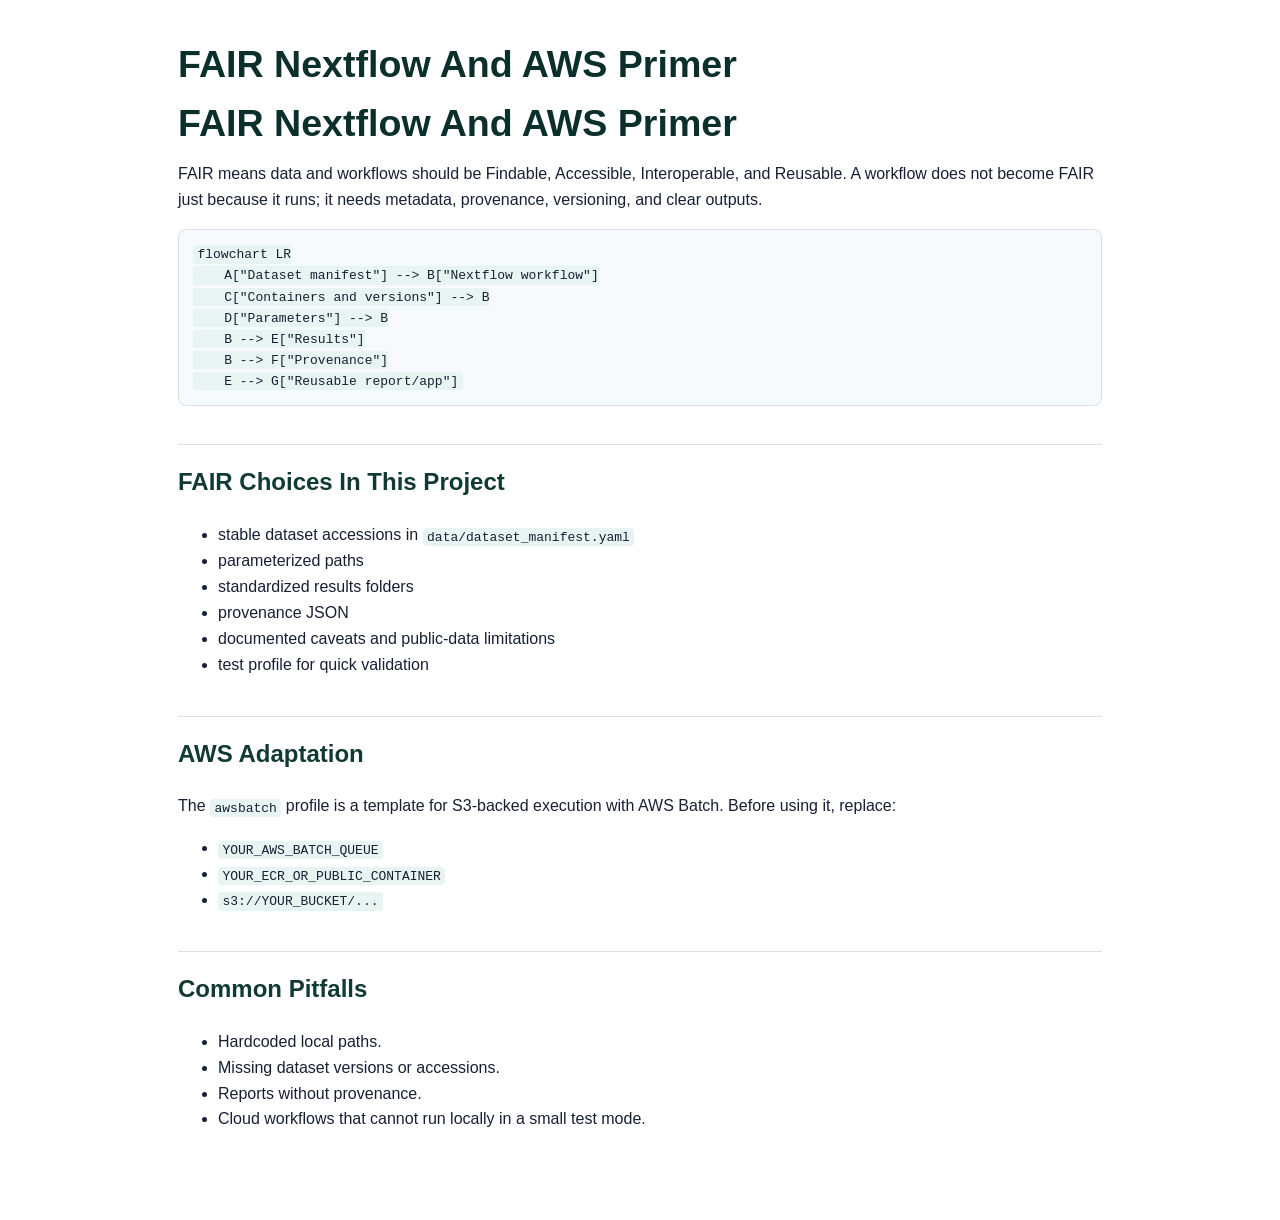
<file: docs/rendered/fair_nextflow_aws_primer.html>
<!DOCTYPE html>
<html xmlns="http://www.w3.org/1999/xhtml" lang="" xml:lang="">
<head>
  <meta charset="utf-8" />
  <meta name="generator" content="pandoc" />
  <meta name="viewport" content="width=device-width, initial-scale=1.0, user-scalable=yes" />
  <title>FAIR Nextflow And AWS Primer</title>
  <style>
    /* Default styles provided by pandoc.
    ** See https://pandoc.org/MANUAL.html#variables-for-html for config info.
    */
    code{white-space: pre-wrap;}
    span.smallcaps{font-variant: small-caps;}
    div.columns{display: flex; gap: min(4vw, 1.5em);}
    div.column{flex: auto; overflow-x: auto;}
    div.hanging-indent{margin-left: 1.5em; text-indent: -1.5em;}
    /* The extra [class] is a hack that increases specificity enough to
       override a similar rule in reveal.js */
    ul.task-list[class]{list-style: none;}
    ul.task-list li input[type="checkbox"] {
      font-size: inherit;
      width: 0.8em;
      margin: 0 0.8em 0.2em -1.6em;
      vertical-align: middle;
    }
    .display.math{display: block; text-align: center; margin: 0.5rem auto;}
  </style>
  <link rel="stylesheet" href="style.css" />
</head>
<body>
<header id="title-block-header">
<h1 class="title">FAIR Nextflow And AWS Primer</h1>
</header>
<h1 id="fair-nextflow-and-aws-primer">FAIR Nextflow And AWS Primer</h1>
<p>FAIR means data and workflows should be Findable, Accessible,
Interoperable, and Reusable. A workflow does not become FAIR just
because it runs; it needs metadata, provenance, versioning, and clear
outputs.</p>
<pre class="mermaid"><code>flowchart LR
    A[&quot;Dataset manifest&quot;] --&gt; B[&quot;Nextflow workflow&quot;]
    C[&quot;Containers and versions&quot;] --&gt; B
    D[&quot;Parameters&quot;] --&gt; B
    B --&gt; E[&quot;Results&quot;]
    B --&gt; F[&quot;Provenance&quot;]
    E --&gt; G[&quot;Reusable report/app&quot;]</code></pre>
<h2 id="fair-choices-in-this-project">FAIR Choices In This Project</h2>
<ul>
<li>stable dataset accessions in
<code>data/dataset_manifest.yaml</code></li>
<li>parameterized paths</li>
<li>standardized results folders</li>
<li>provenance JSON</li>
<li>documented caveats and public-data limitations</li>
<li>test profile for quick validation</li>
</ul>
<h2 id="aws-adaptation">AWS Adaptation</h2>
<p>The <code>awsbatch</code> profile is a template for S3-backed
execution with AWS Batch. Before using it, replace:</p>
<ul>
<li><code>YOUR_AWS_BATCH_QUEUE</code></li>
<li><code>YOUR_ECR_OR_PUBLIC_CONTAINER</code></li>
<li><code>s3://YOUR_BUCKET/...</code></li>
</ul>
<h2 id="common-pitfalls">Common Pitfalls</h2>
<ul>
<li>Hardcoded local paths.</li>
<li>Missing dataset versions or accessions.</li>
<li>Reports without provenance.</li>
<li>Cloud workflows that cannot run locally in a small test mode.</li>
</ul>
</body>
</html>
</file>
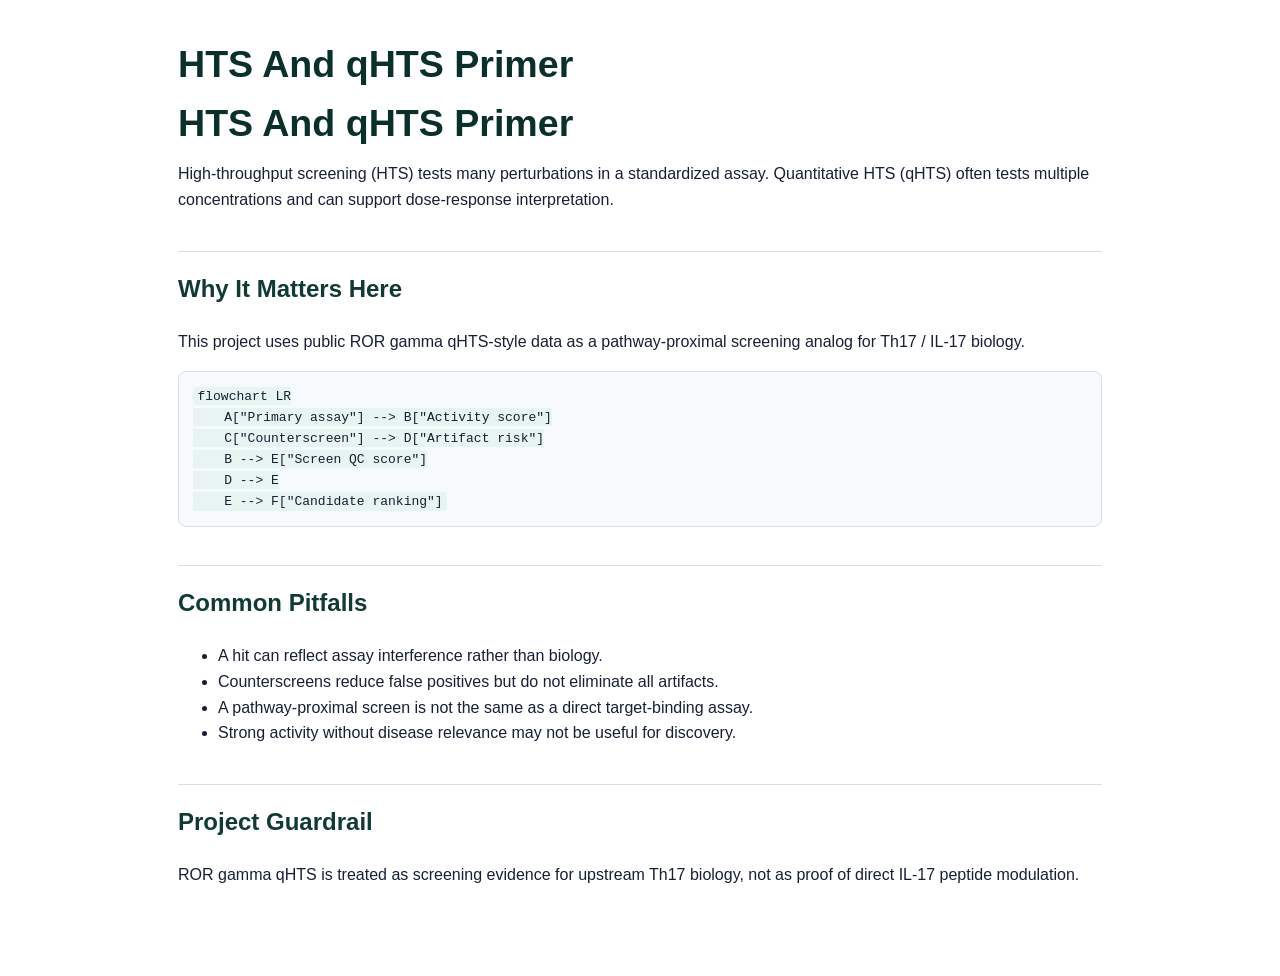
<file: docs/rendered/hts_primer.html>
<!DOCTYPE html>
<html xmlns="http://www.w3.org/1999/xhtml" lang="" xml:lang="">
<head>
  <meta charset="utf-8" />
  <meta name="generator" content="pandoc" />
  <meta name="viewport" content="width=device-width, initial-scale=1.0, user-scalable=yes" />
  <title>HTS And qHTS Primer</title>
  <style>
    /* Default styles provided by pandoc.
    ** See https://pandoc.org/MANUAL.html#variables-for-html for config info.
    */
    code{white-space: pre-wrap;}
    span.smallcaps{font-variant: small-caps;}
    div.columns{display: flex; gap: min(4vw, 1.5em);}
    div.column{flex: auto; overflow-x: auto;}
    div.hanging-indent{margin-left: 1.5em; text-indent: -1.5em;}
    /* The extra [class] is a hack that increases specificity enough to
       override a similar rule in reveal.js */
    ul.task-list[class]{list-style: none;}
    ul.task-list li input[type="checkbox"] {
      font-size: inherit;
      width: 0.8em;
      margin: 0 0.8em 0.2em -1.6em;
      vertical-align: middle;
    }
    .display.math{display: block; text-align: center; margin: 0.5rem auto;}
  </style>
  <link rel="stylesheet" href="style.css" />
</head>
<body>
<header id="title-block-header">
<h1 class="title">HTS And qHTS Primer</h1>
</header>
<h1 id="hts-and-qhts-primer">HTS And qHTS Primer</h1>
<p>High-throughput screening (HTS) tests many perturbations in a
standardized assay. Quantitative HTS (qHTS) often tests multiple
concentrations and can support dose-response interpretation.</p>
<h2 id="why-it-matters-here">Why It Matters Here</h2>
<p>This project uses public ROR gamma qHTS-style data as a
pathway-proximal screening analog for Th17 / IL-17 biology.</p>
<pre class="mermaid"><code>flowchart LR
    A[&quot;Primary assay&quot;] --&gt; B[&quot;Activity score&quot;]
    C[&quot;Counterscreen&quot;] --&gt; D[&quot;Artifact risk&quot;]
    B --&gt; E[&quot;Screen QC score&quot;]
    D --&gt; E
    E --&gt; F[&quot;Candidate ranking&quot;]</code></pre>
<h2 id="common-pitfalls">Common Pitfalls</h2>
<ul>
<li>A hit can reflect assay interference rather than biology.</li>
<li>Counterscreens reduce false positives but do not eliminate all
artifacts.</li>
<li>A pathway-proximal screen is not the same as a direct target-binding
assay.</li>
<li>Strong activity without disease relevance may not be useful for
discovery.</li>
</ul>
<h2 id="project-guardrail">Project Guardrail</h2>
<p>ROR gamma qHTS is treated as screening evidence for upstream Th17
biology, not as proof of direct IL-17 peptide modulation.</p>
</body>
</html>
</file>
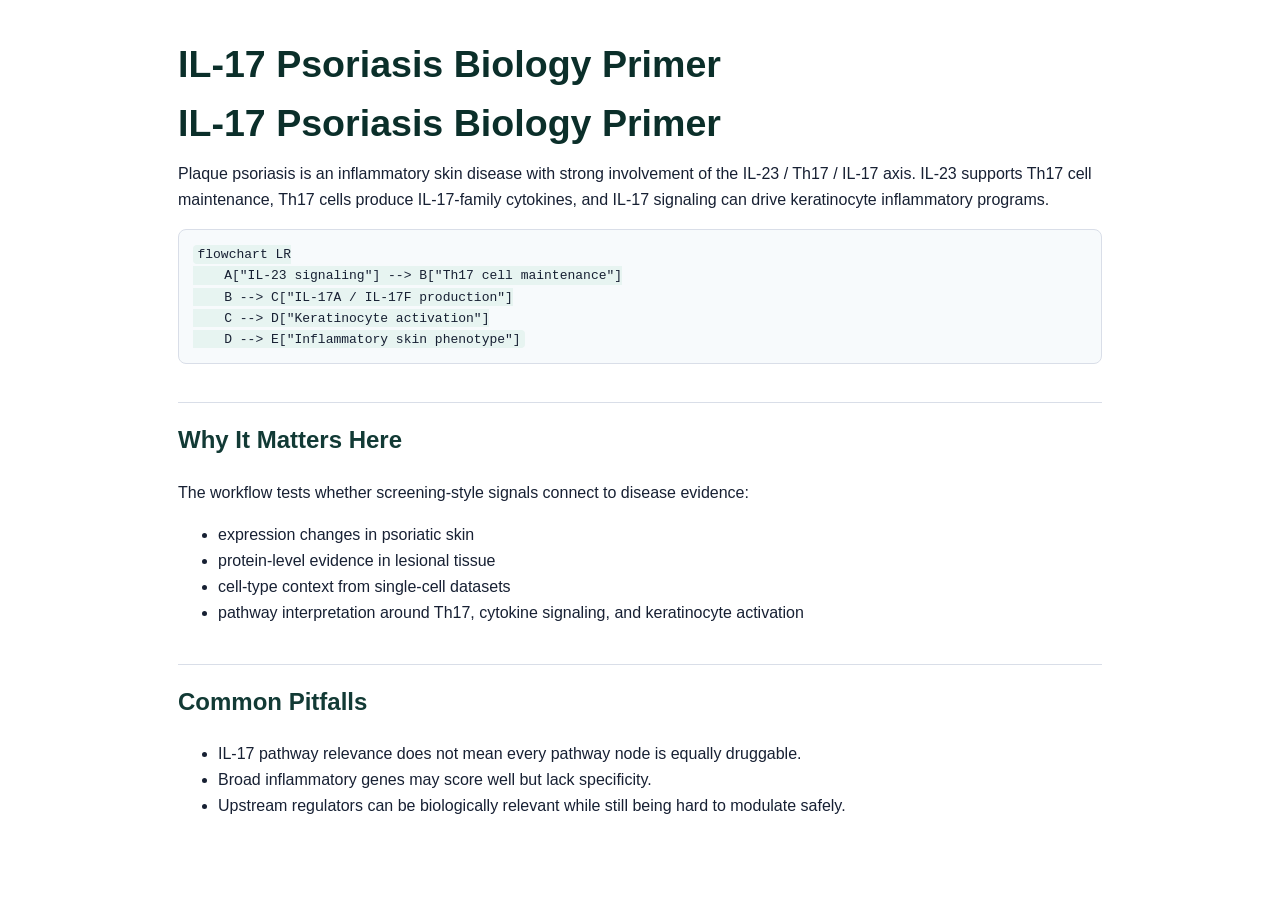
<file: docs/rendered/il17_psoriasis_primer.html>
<!DOCTYPE html>
<html xmlns="http://www.w3.org/1999/xhtml" lang="" xml:lang="">
<head>
  <meta charset="utf-8" />
  <meta name="generator" content="pandoc" />
  <meta name="viewport" content="width=device-width, initial-scale=1.0, user-scalable=yes" />
  <title>IL-17 Psoriasis Biology Primer</title>
  <style>
    /* Default styles provided by pandoc.
    ** See https://pandoc.org/MANUAL.html#variables-for-html for config info.
    */
    code{white-space: pre-wrap;}
    span.smallcaps{font-variant: small-caps;}
    div.columns{display: flex; gap: min(4vw, 1.5em);}
    div.column{flex: auto; overflow-x: auto;}
    div.hanging-indent{margin-left: 1.5em; text-indent: -1.5em;}
    /* The extra [class] is a hack that increases specificity enough to
       override a similar rule in reveal.js */
    ul.task-list[class]{list-style: none;}
    ul.task-list li input[type="checkbox"] {
      font-size: inherit;
      width: 0.8em;
      margin: 0 0.8em 0.2em -1.6em;
      vertical-align: middle;
    }
    .display.math{display: block; text-align: center; margin: 0.5rem auto;}
  </style>
  <link rel="stylesheet" href="style.css" />
</head>
<body>
<header id="title-block-header">
<h1 class="title">IL-17 Psoriasis Biology Primer</h1>
</header>
<h1 id="il-17-psoriasis-biology-primer">IL-17 Psoriasis Biology
Primer</h1>
<p>Plaque psoriasis is an inflammatory skin disease with strong
involvement of the IL-23 / Th17 / IL-17 axis. IL-23 supports Th17 cell
maintenance, Th17 cells produce IL-17-family cytokines, and IL-17
signaling can drive keratinocyte inflammatory programs.</p>
<pre class="mermaid"><code>flowchart LR
    A[&quot;IL-23 signaling&quot;] --&gt; B[&quot;Th17 cell maintenance&quot;]
    B --&gt; C[&quot;IL-17A / IL-17F production&quot;]
    C --&gt; D[&quot;Keratinocyte activation&quot;]
    D --&gt; E[&quot;Inflammatory skin phenotype&quot;]</code></pre>
<h2 id="why-it-matters-here">Why It Matters Here</h2>
<p>The workflow tests whether screening-style signals connect to disease
evidence:</p>
<ul>
<li>expression changes in psoriatic skin</li>
<li>protein-level evidence in lesional tissue</li>
<li>cell-type context from single-cell datasets</li>
<li>pathway interpretation around Th17, cytokine signaling, and
keratinocyte activation</li>
</ul>
<h2 id="common-pitfalls">Common Pitfalls</h2>
<ul>
<li>IL-17 pathway relevance does not mean every pathway node is equally
druggable.</li>
<li>Broad inflammatory genes may score well but lack specificity.</li>
<li>Upstream regulators can be biologically relevant while still being
hard to modulate safely.</li>
</ul>
</body>
</html>
</file>
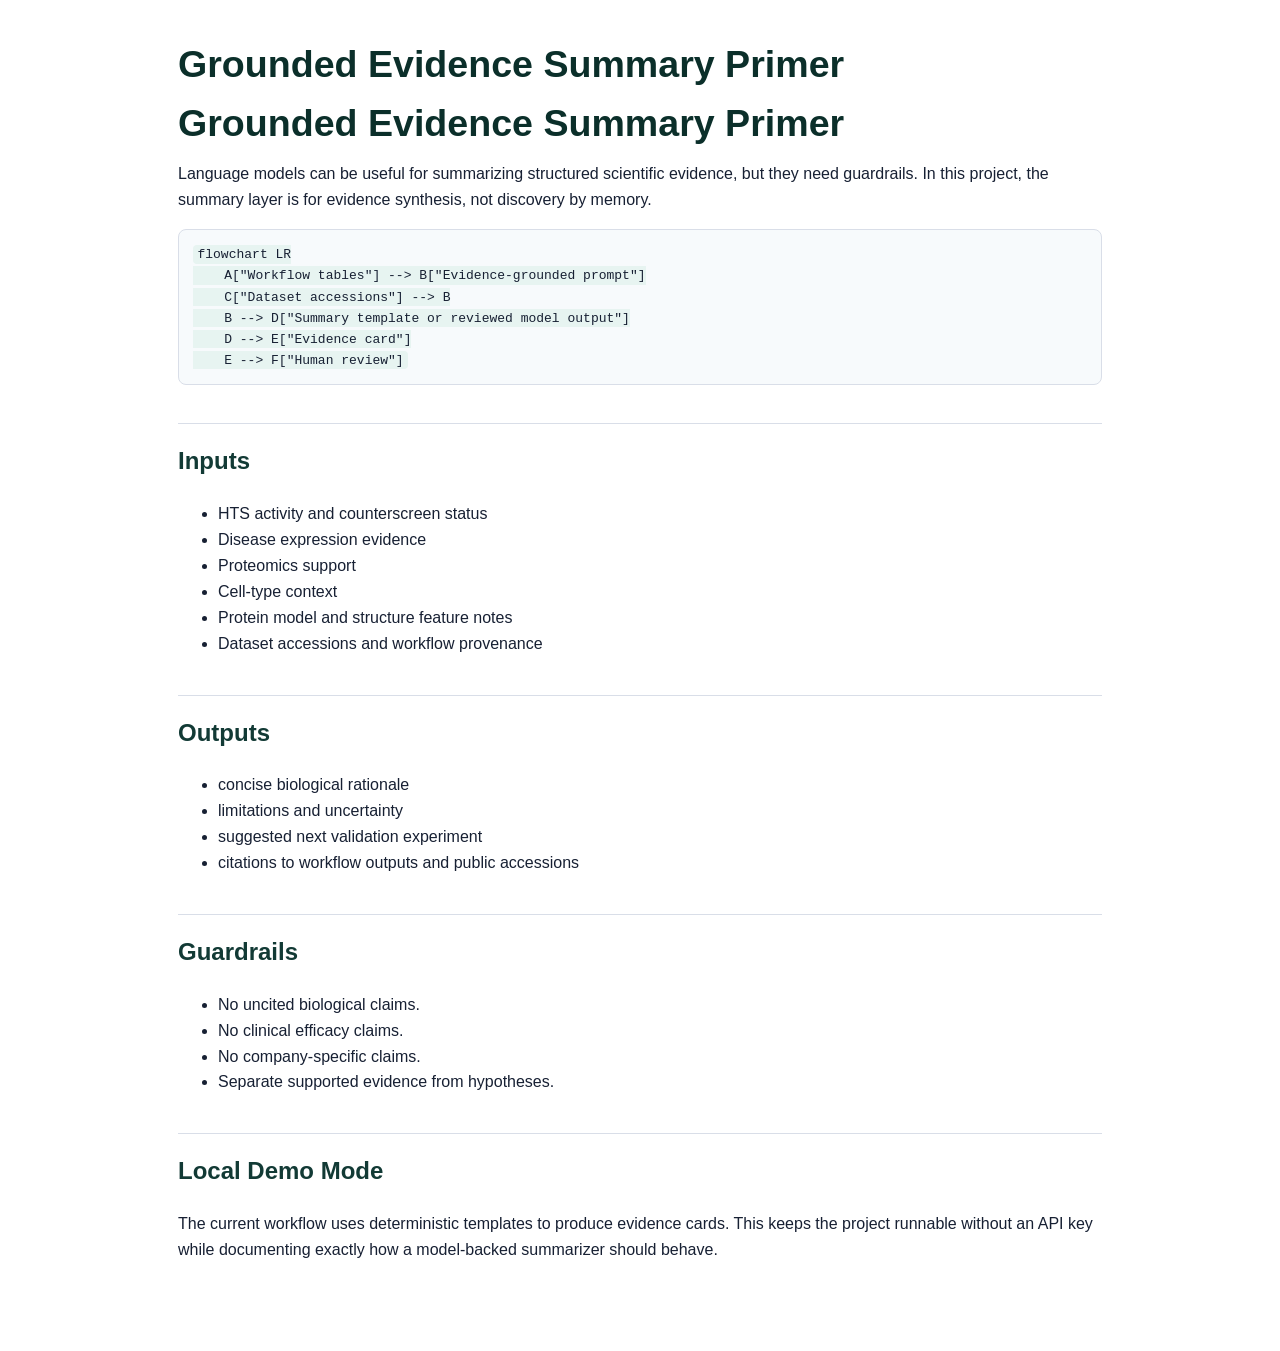
<file: docs/rendered/llm_evidence_primer.html>
<!DOCTYPE html>
<html xmlns="http://www.w3.org/1999/xhtml" lang="" xml:lang="">
<head>
  <meta charset="utf-8" />
  <meta name="generator" content="pandoc" />
  <meta name="viewport" content="width=device-width, initial-scale=1.0, user-scalable=yes" />
  <title>Grounded Evidence Summary Primer</title>
  <style>
    /* Default styles provided by pandoc.
    ** See https://pandoc.org/MANUAL.html#variables-for-html for config info.
    */
    code{white-space: pre-wrap;}
    span.smallcaps{font-variant: small-caps;}
    div.columns{display: flex; gap: min(4vw, 1.5em);}
    div.column{flex: auto; overflow-x: auto;}
    div.hanging-indent{margin-left: 1.5em; text-indent: -1.5em;}
    /* The extra [class] is a hack that increases specificity enough to
       override a similar rule in reveal.js */
    ul.task-list[class]{list-style: none;}
    ul.task-list li input[type="checkbox"] {
      font-size: inherit;
      width: 0.8em;
      margin: 0 0.8em 0.2em -1.6em;
      vertical-align: middle;
    }
    .display.math{display: block; text-align: center; margin: 0.5rem auto;}
  </style>
  <link rel="stylesheet" href="style.css" />
</head>
<body>
<header id="title-block-header">
<h1 class="title">Grounded Evidence Summary Primer</h1>
</header>
<h1 id="grounded-evidence-summary-primer">Grounded Evidence Summary
Primer</h1>
<p>Language models can be useful for summarizing structured scientific
evidence, but they need guardrails. In this project, the summary layer
is for evidence synthesis, not discovery by memory.</p>
<pre class="mermaid"><code>flowchart LR
    A[&quot;Workflow tables&quot;] --&gt; B[&quot;Evidence-grounded prompt&quot;]
    C[&quot;Dataset accessions&quot;] --&gt; B
    B --&gt; D[&quot;Summary template or reviewed model output&quot;]
    D --&gt; E[&quot;Evidence card&quot;]
    E --&gt; F[&quot;Human review&quot;]</code></pre>
<h2 id="inputs">Inputs</h2>
<ul>
<li>HTS activity and counterscreen status</li>
<li>Disease expression evidence</li>
<li>Proteomics support</li>
<li>Cell-type context</li>
<li>Protein model and structure feature notes</li>
<li>Dataset accessions and workflow provenance</li>
</ul>
<h2 id="outputs">Outputs</h2>
<ul>
<li>concise biological rationale</li>
<li>limitations and uncertainty</li>
<li>suggested next validation experiment</li>
<li>citations to workflow outputs and public accessions</li>
</ul>
<h2 id="guardrails">Guardrails</h2>
<ul>
<li>No uncited biological claims.</li>
<li>No clinical efficacy claims.</li>
<li>No company-specific claims.</li>
<li>Separate supported evidence from hypotheses.</li>
</ul>
<h2 id="local-demo-mode">Local Demo Mode</h2>
<p>The current workflow uses deterministic templates to produce evidence
cards. This keeps the project runnable without an API key while
documenting exactly how a model-backed summarizer should behave.</p>
</body>
</html>
</file>
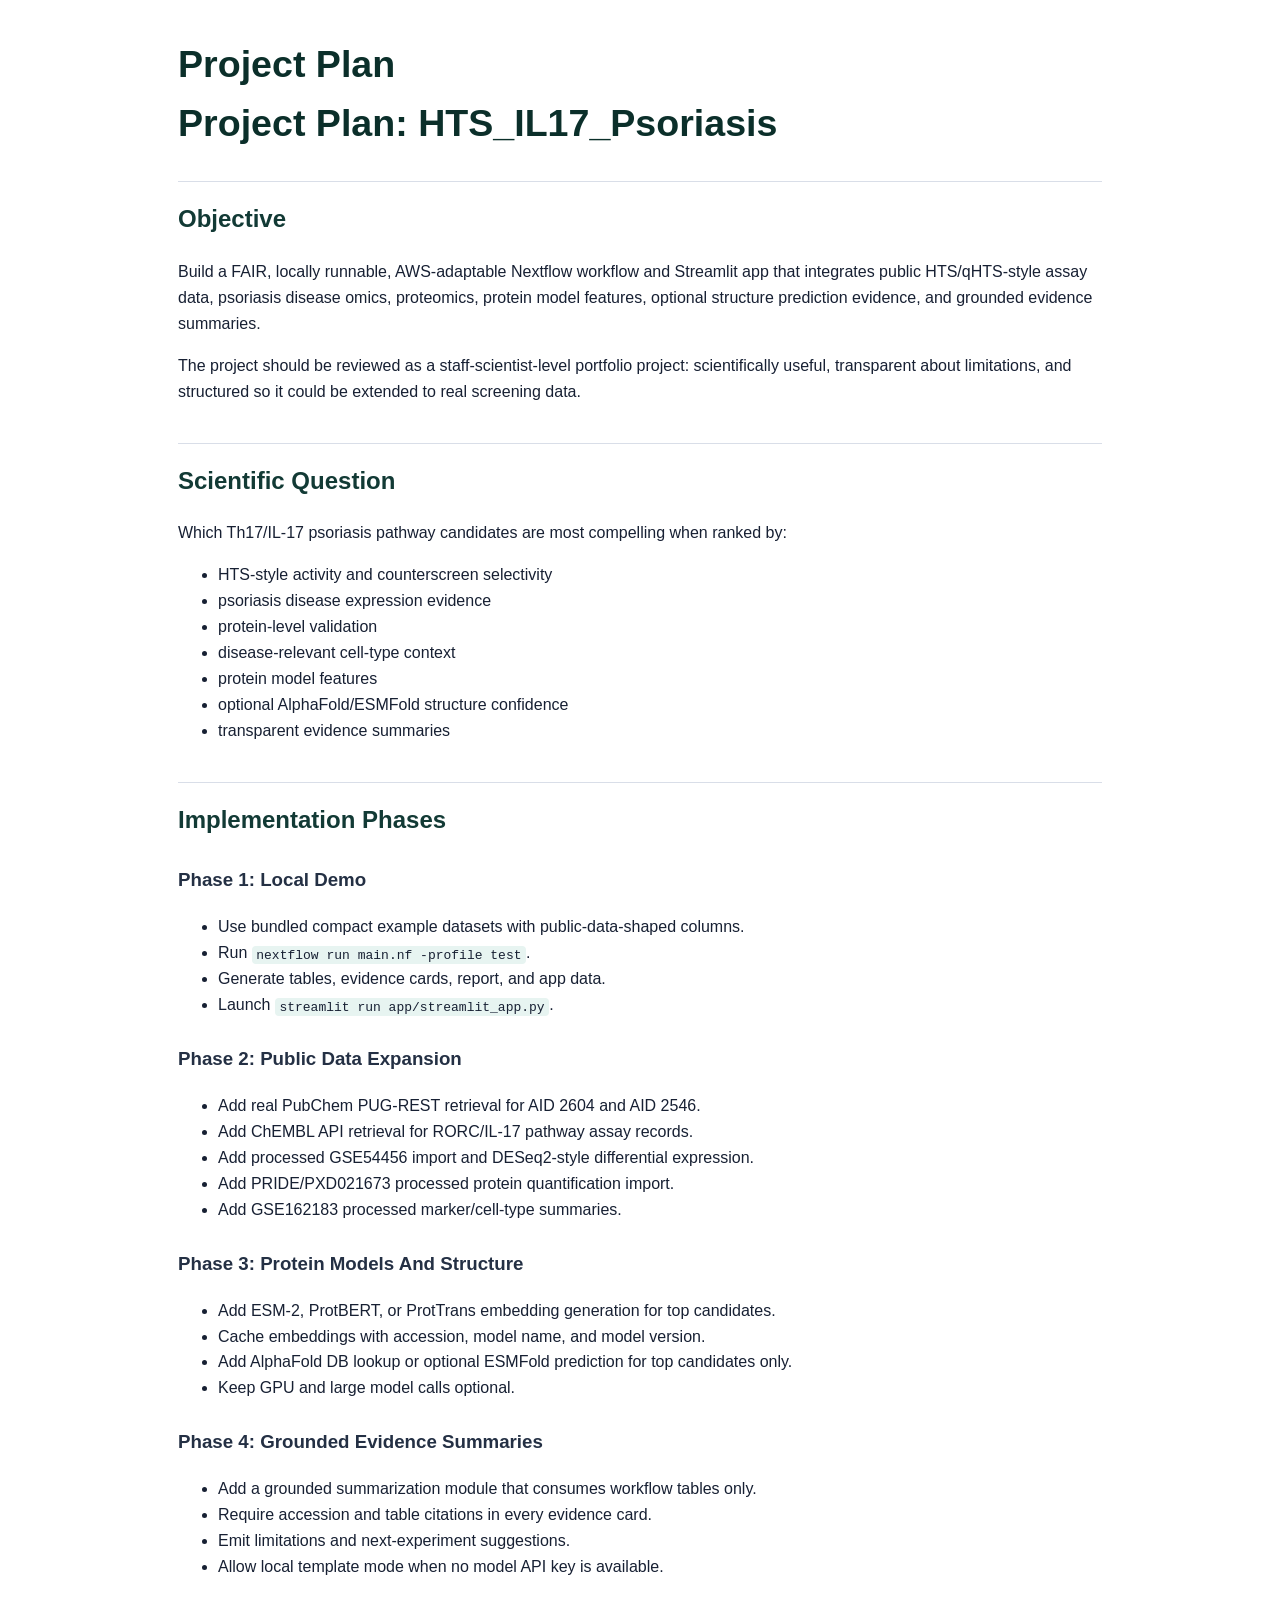
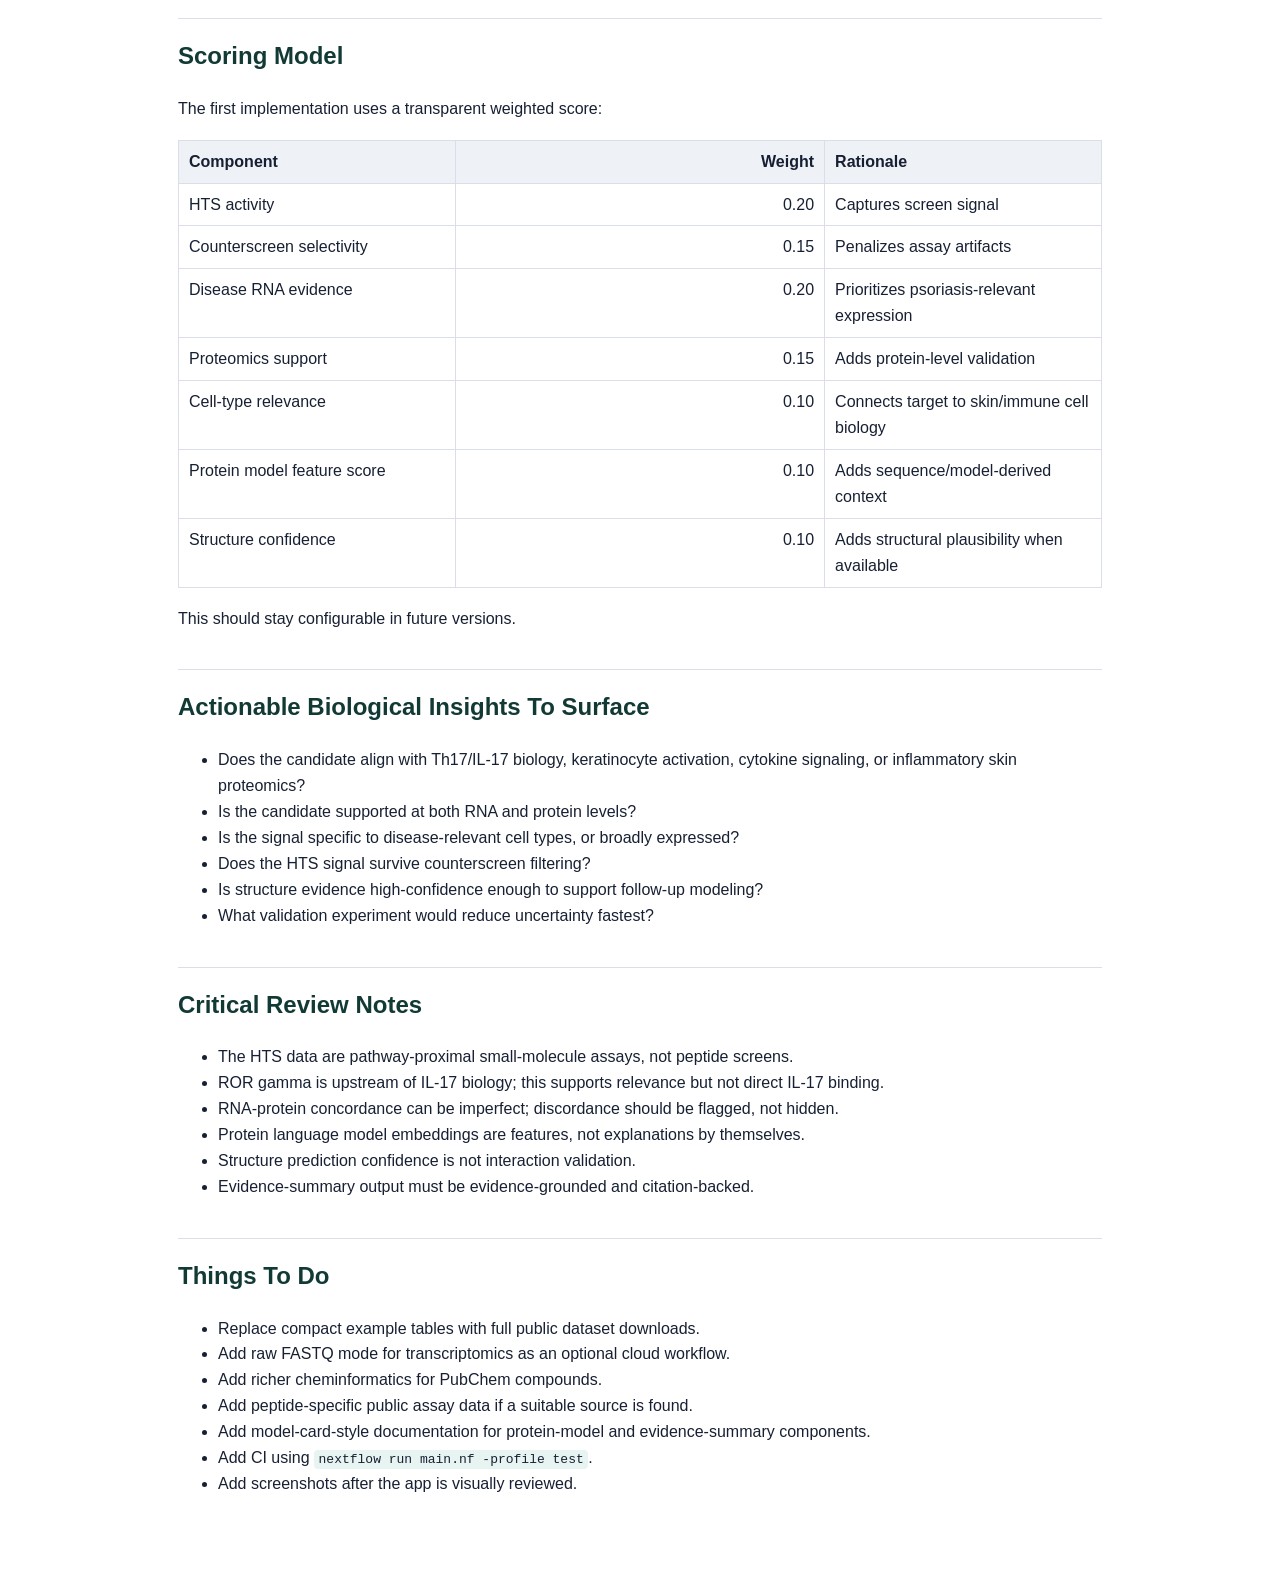
<file: docs/rendered/project_plan.html>
<!DOCTYPE html>
<html xmlns="http://www.w3.org/1999/xhtml" lang="" xml:lang="">
<head>
  <meta charset="utf-8" />
  <meta name="generator" content="pandoc" />
  <meta name="viewport" content="width=device-width, initial-scale=1.0, user-scalable=yes" />
  <title>Project Plan</title>
  <style>
    /* Default styles provided by pandoc.
    ** See https://pandoc.org/MANUAL.html#variables-for-html for config info.
    */
    code{white-space: pre-wrap;}
    span.smallcaps{font-variant: small-caps;}
    div.columns{display: flex; gap: min(4vw, 1.5em);}
    div.column{flex: auto; overflow-x: auto;}
    div.hanging-indent{margin-left: 1.5em; text-indent: -1.5em;}
    /* The extra [class] is a hack that increases specificity enough to
       override a similar rule in reveal.js */
    ul.task-list[class]{list-style: none;}
    ul.task-list li input[type="checkbox"] {
      font-size: inherit;
      width: 0.8em;
      margin: 0 0.8em 0.2em -1.6em;
      vertical-align: middle;
    }
    .display.math{display: block; text-align: center; margin: 0.5rem auto;}
  </style>
  <link rel="stylesheet" href="style.css" />
</head>
<body>
<header id="title-block-header">
<h1 class="title">Project Plan</h1>
</header>
<h1 id="project-plan-hts_il17_psoriasis">Project Plan:
HTS_IL17_Psoriasis</h1>
<h2 id="objective">Objective</h2>
<p>Build a FAIR, locally runnable, AWS-adaptable Nextflow workflow and
Streamlit app that integrates public HTS/qHTS-style assay data,
psoriasis disease omics, proteomics, protein model features, optional
structure prediction evidence, and grounded evidence summaries.</p>
<p>The project should be reviewed as a staff-scientist-level portfolio
project: scientifically useful, transparent about limitations, and
structured so it could be extended to real screening data.</p>
<h2 id="scientific-question">Scientific Question</h2>
<p>Which Th17/IL-17 psoriasis pathway candidates are most compelling
when ranked by:</p>
<ul>
<li>HTS-style activity and counterscreen selectivity</li>
<li>psoriasis disease expression evidence</li>
<li>protein-level validation</li>
<li>disease-relevant cell-type context</li>
<li>protein model features</li>
<li>optional AlphaFold/ESMFold structure confidence</li>
<li>transparent evidence summaries</li>
</ul>
<h2 id="implementation-phases">Implementation Phases</h2>
<h3 id="phase-1-local-demo">Phase 1: Local Demo</h3>
<ul>
<li>Use bundled compact example datasets with public-data-shaped
columns.</li>
<li>Run <code>nextflow run main.nf -profile test</code>.</li>
<li>Generate tables, evidence cards, report, and app data.</li>
<li>Launch <code>streamlit run app/streamlit_app.py</code>.</li>
</ul>
<h3 id="phase-2-public-data-expansion">Phase 2: Public Data
Expansion</h3>
<ul>
<li>Add real PubChem PUG-REST retrieval for AID 2604 and AID 2546.</li>
<li>Add ChEMBL API retrieval for RORC/IL-17 pathway assay records.</li>
<li>Add processed GSE54456 import and DESeq2-style differential
expression.</li>
<li>Add PRIDE/PXD021673 processed protein quantification import.</li>
<li>Add GSE162183 processed marker/cell-type summaries.</li>
</ul>
<h3 id="phase-3-protein-models-and-structure">Phase 3: Protein Models
And Structure</h3>
<ul>
<li>Add ESM-2, ProtBERT, or ProtTrans embedding generation for top
candidates.</li>
<li>Cache embeddings with accession, model name, and model version.</li>
<li>Add AlphaFold DB lookup or optional ESMFold prediction for top
candidates only.</li>
<li>Keep GPU and large model calls optional.</li>
</ul>
<h3 id="phase-4-grounded-evidence-summaries">Phase 4: Grounded Evidence
Summaries</h3>
<ul>
<li>Add a grounded summarization module that consumes workflow tables
only.</li>
<li>Require accession and table citations in every evidence card.</li>
<li>Emit limitations and next-experiment suggestions.</li>
<li>Allow local template mode when no model API key is available.</li>
</ul>
<h2 id="scoring-model">Scoring Model</h2>
<p>The first implementation uses a transparent weighted score:</p>
<table>
<colgroup>
<col style="width: 30%" />
<col style="width: 40%" />
<col style="width: 30%" />
</colgroup>
<thead>
<tr>
<th>Component</th>
<th style="text-align: right;">Weight</th>
<th>Rationale</th>
</tr>
</thead>
<tbody>
<tr>
<td>HTS activity</td>
<td style="text-align: right;">0.20</td>
<td>Captures screen signal</td>
</tr>
<tr>
<td>Counterscreen selectivity</td>
<td style="text-align: right;">0.15</td>
<td>Penalizes assay artifacts</td>
</tr>
<tr>
<td>Disease RNA evidence</td>
<td style="text-align: right;">0.20</td>
<td>Prioritizes psoriasis-relevant expression</td>
</tr>
<tr>
<td>Proteomics support</td>
<td style="text-align: right;">0.15</td>
<td>Adds protein-level validation</td>
</tr>
<tr>
<td>Cell-type relevance</td>
<td style="text-align: right;">0.10</td>
<td>Connects target to skin/immune cell biology</td>
</tr>
<tr>
<td>Protein model feature score</td>
<td style="text-align: right;">0.10</td>
<td>Adds sequence/model-derived context</td>
</tr>
<tr>
<td>Structure confidence</td>
<td style="text-align: right;">0.10</td>
<td>Adds structural plausibility when available</td>
</tr>
</tbody>
</table>
<p>This should stay configurable in future versions.</p>
<h2 id="actionable-biological-insights-to-surface">Actionable Biological
Insights To Surface</h2>
<ul>
<li>Does the candidate align with Th17/IL-17 biology, keratinocyte
activation, cytokine signaling, or inflammatory skin proteomics?</li>
<li>Is the candidate supported at both RNA and protein levels?</li>
<li>Is the signal specific to disease-relevant cell types, or broadly
expressed?</li>
<li>Does the HTS signal survive counterscreen filtering?</li>
<li>Is structure evidence high-confidence enough to support follow-up
modeling?</li>
<li>What validation experiment would reduce uncertainty fastest?</li>
</ul>
<h2 id="critical-review-notes">Critical Review Notes</h2>
<ul>
<li>The HTS data are pathway-proximal small-molecule assays, not peptide
screens.</li>
<li>ROR gamma is upstream of IL-17 biology; this supports relevance but
not direct IL-17 binding.</li>
<li>RNA-protein concordance can be imperfect; discordance should be
flagged, not hidden.</li>
<li>Protein language model embeddings are features, not explanations by
themselves.</li>
<li>Structure prediction confidence is not interaction validation.</li>
<li>Evidence-summary output must be evidence-grounded and
citation-backed.</li>
</ul>
<h2 id="things-to-do">Things To Do</h2>
<ul>
<li>Replace compact example tables with full public dataset
downloads.</li>
<li>Add raw FASTQ mode for transcriptomics as an optional cloud
workflow.</li>
<li>Add richer cheminformatics for PubChem compounds.</li>
<li>Add peptide-specific public assay data if a suitable source is
found.</li>
<li>Add model-card-style documentation for protein-model and
evidence-summary components.</li>
<li>Add CI using <code>nextflow run main.nf -profile test</code>.</li>
<li>Add screenshots after the app is visually reviewed.</li>
</ul>
</body>
</html>
</file>
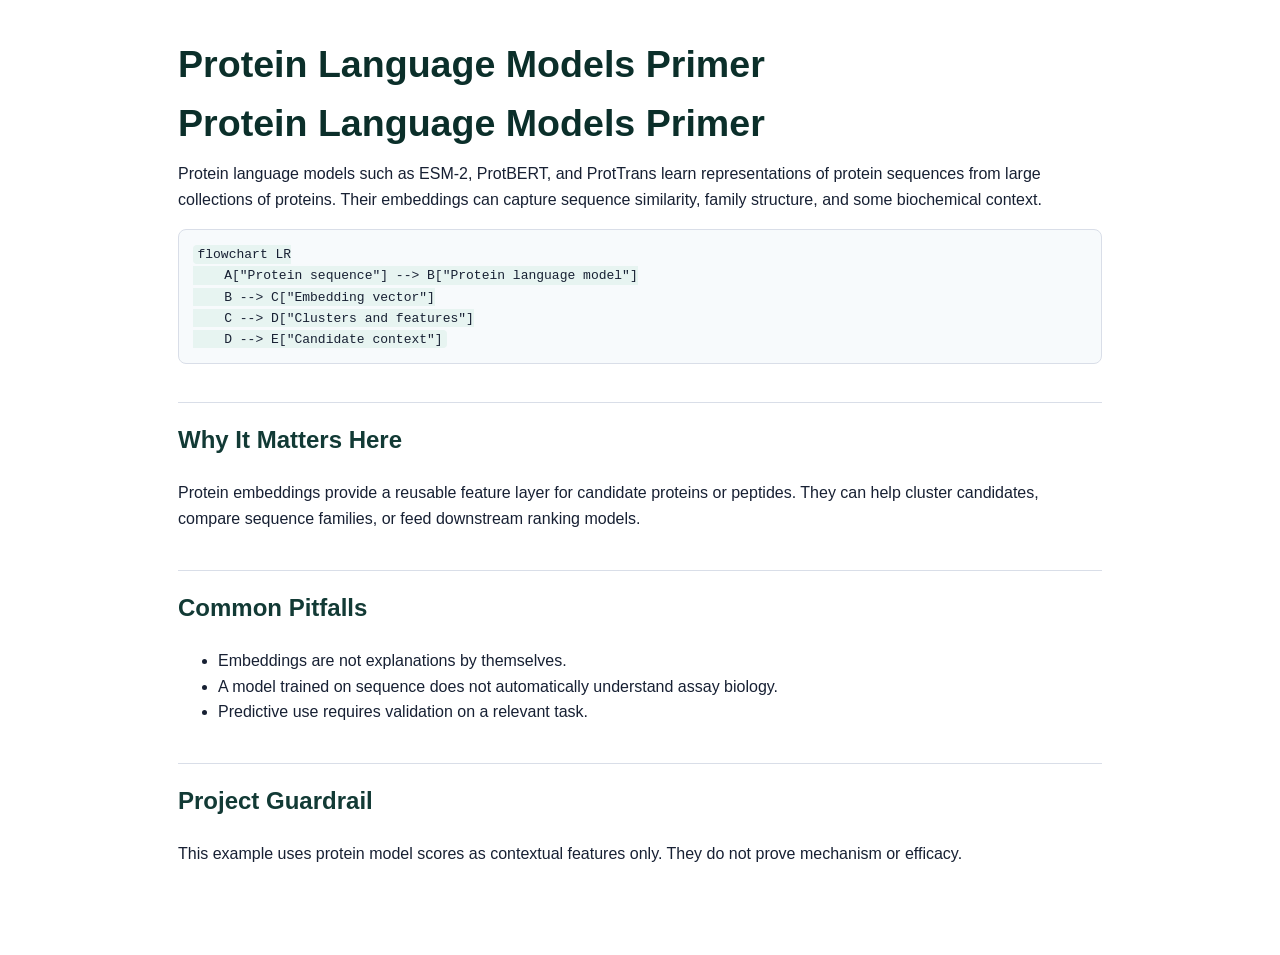
<file: docs/rendered/protein_language_models_primer.html>
<!DOCTYPE html>
<html xmlns="http://www.w3.org/1999/xhtml" lang="" xml:lang="">
<head>
  <meta charset="utf-8" />
  <meta name="generator" content="pandoc" />
  <meta name="viewport" content="width=device-width, initial-scale=1.0, user-scalable=yes" />
  <title>Protein Language Models Primer</title>
  <style>
    /* Default styles provided by pandoc.
    ** See https://pandoc.org/MANUAL.html#variables-for-html for config info.
    */
    code{white-space: pre-wrap;}
    span.smallcaps{font-variant: small-caps;}
    div.columns{display: flex; gap: min(4vw, 1.5em);}
    div.column{flex: auto; overflow-x: auto;}
    div.hanging-indent{margin-left: 1.5em; text-indent: -1.5em;}
    /* The extra [class] is a hack that increases specificity enough to
       override a similar rule in reveal.js */
    ul.task-list[class]{list-style: none;}
    ul.task-list li input[type="checkbox"] {
      font-size: inherit;
      width: 0.8em;
      margin: 0 0.8em 0.2em -1.6em;
      vertical-align: middle;
    }
    .display.math{display: block; text-align: center; margin: 0.5rem auto;}
  </style>
  <link rel="stylesheet" href="style.css" />
</head>
<body>
<header id="title-block-header">
<h1 class="title">Protein Language Models Primer</h1>
</header>
<h1 id="protein-language-models-primer">Protein Language Models
Primer</h1>
<p>Protein language models such as ESM-2, ProtBERT, and ProtTrans learn
representations of protein sequences from large collections of proteins.
Their embeddings can capture sequence similarity, family structure, and
some biochemical context.</p>
<pre class="mermaid"><code>flowchart LR
    A[&quot;Protein sequence&quot;] --&gt; B[&quot;Protein language model&quot;]
    B --&gt; C[&quot;Embedding vector&quot;]
    C --&gt; D[&quot;Clusters and features&quot;]
    D --&gt; E[&quot;Candidate context&quot;]</code></pre>
<h2 id="why-it-matters-here">Why It Matters Here</h2>
<p>Protein embeddings provide a reusable feature layer for candidate
proteins or peptides. They can help cluster candidates, compare sequence
families, or feed downstream ranking models.</p>
<h2 id="common-pitfalls">Common Pitfalls</h2>
<ul>
<li>Embeddings are not explanations by themselves.</li>
<li>A model trained on sequence does not automatically understand assay
biology.</li>
<li>Predictive use requires validation on a relevant task.</li>
</ul>
<h2 id="project-guardrail">Project Guardrail</h2>
<p>This example uses protein model scores as contextual features only.
They do not prove mechanism or efficacy.</p>
</body>
</html>
</file>
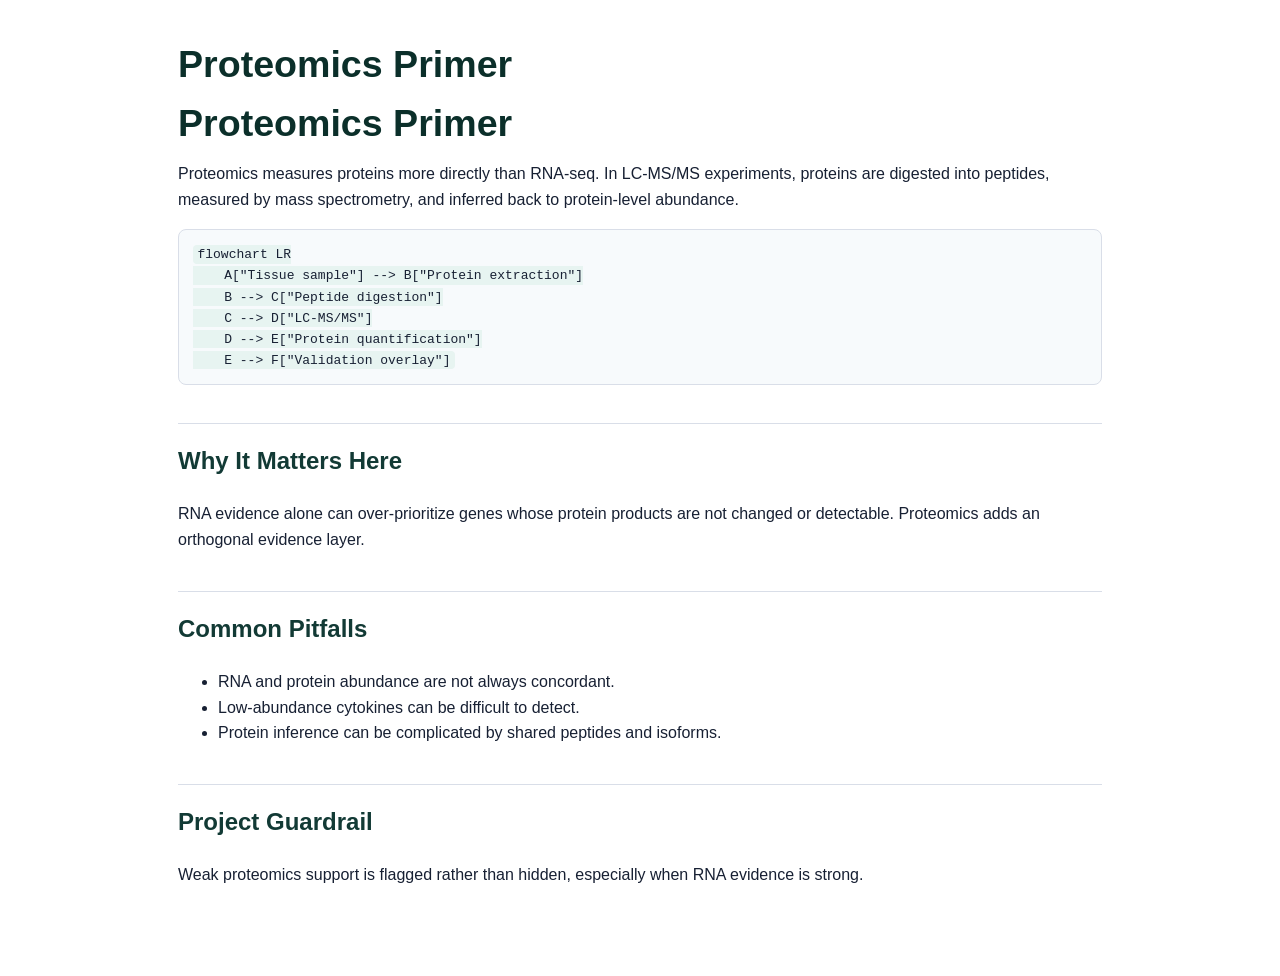
<file: docs/rendered/proteomics_primer.html>
<!DOCTYPE html>
<html xmlns="http://www.w3.org/1999/xhtml" lang="" xml:lang="">
<head>
  <meta charset="utf-8" />
  <meta name="generator" content="pandoc" />
  <meta name="viewport" content="width=device-width, initial-scale=1.0, user-scalable=yes" />
  <title>Proteomics Primer</title>
  <style>
    /* Default styles provided by pandoc.
    ** See https://pandoc.org/MANUAL.html#variables-for-html for config info.
    */
    code{white-space: pre-wrap;}
    span.smallcaps{font-variant: small-caps;}
    div.columns{display: flex; gap: min(4vw, 1.5em);}
    div.column{flex: auto; overflow-x: auto;}
    div.hanging-indent{margin-left: 1.5em; text-indent: -1.5em;}
    /* The extra [class] is a hack that increases specificity enough to
       override a similar rule in reveal.js */
    ul.task-list[class]{list-style: none;}
    ul.task-list li input[type="checkbox"] {
      font-size: inherit;
      width: 0.8em;
      margin: 0 0.8em 0.2em -1.6em;
      vertical-align: middle;
    }
    .display.math{display: block; text-align: center; margin: 0.5rem auto;}
  </style>
  <link rel="stylesheet" href="style.css" />
</head>
<body>
<header id="title-block-header">
<h1 class="title">Proteomics Primer</h1>
</header>
<h1 id="proteomics-primer">Proteomics Primer</h1>
<p>Proteomics measures proteins more directly than RNA-seq. In LC-MS/MS
experiments, proteins are digested into peptides, measured by mass
spectrometry, and inferred back to protein-level abundance.</p>
<pre class="mermaid"><code>flowchart LR
    A[&quot;Tissue sample&quot;] --&gt; B[&quot;Protein extraction&quot;]
    B --&gt; C[&quot;Peptide digestion&quot;]
    C --&gt; D[&quot;LC-MS/MS&quot;]
    D --&gt; E[&quot;Protein quantification&quot;]
    E --&gt; F[&quot;Validation overlay&quot;]</code></pre>
<h2 id="why-it-matters-here">Why It Matters Here</h2>
<p>RNA evidence alone can over-prioritize genes whose protein products
are not changed or detectable. Proteomics adds an orthogonal evidence
layer.</p>
<h2 id="common-pitfalls">Common Pitfalls</h2>
<ul>
<li>RNA and protein abundance are not always concordant.</li>
<li>Low-abundance cytokines can be difficult to detect.</li>
<li>Protein inference can be complicated by shared peptides and
isoforms.</li>
</ul>
<h2 id="project-guardrail">Project Guardrail</h2>
<p>Weak proteomics support is flagged rather than hidden, especially
when RNA evidence is strong.</p>
</body>
</html>
</file>
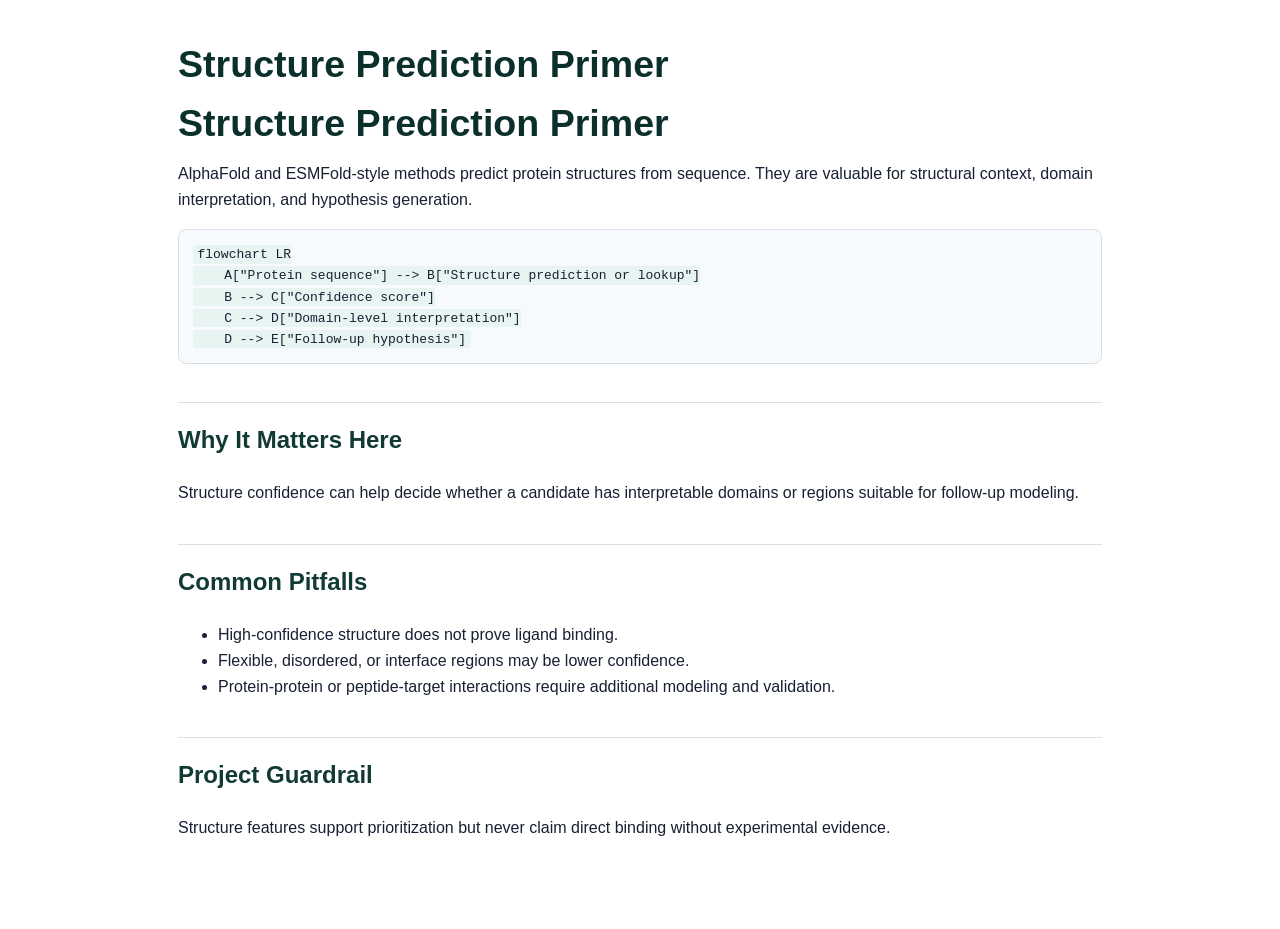
<file: docs/rendered/structure_prediction_primer.html>
<!DOCTYPE html>
<html xmlns="http://www.w3.org/1999/xhtml" lang="" xml:lang="">
<head>
  <meta charset="utf-8" />
  <meta name="generator" content="pandoc" />
  <meta name="viewport" content="width=device-width, initial-scale=1.0, user-scalable=yes" />
  <title>Structure Prediction Primer</title>
  <style>
    /* Default styles provided by pandoc.
    ** See https://pandoc.org/MANUAL.html#variables-for-html for config info.
    */
    code{white-space: pre-wrap;}
    span.smallcaps{font-variant: small-caps;}
    div.columns{display: flex; gap: min(4vw, 1.5em);}
    div.column{flex: auto; overflow-x: auto;}
    div.hanging-indent{margin-left: 1.5em; text-indent: -1.5em;}
    /* The extra [class] is a hack that increases specificity enough to
       override a similar rule in reveal.js */
    ul.task-list[class]{list-style: none;}
    ul.task-list li input[type="checkbox"] {
      font-size: inherit;
      width: 0.8em;
      margin: 0 0.8em 0.2em -1.6em;
      vertical-align: middle;
    }
    .display.math{display: block; text-align: center; margin: 0.5rem auto;}
  </style>
  <link rel="stylesheet" href="style.css" />
</head>
<body>
<header id="title-block-header">
<h1 class="title">Structure Prediction Primer</h1>
</header>
<h1 id="structure-prediction-primer">Structure Prediction Primer</h1>
<p>AlphaFold and ESMFold-style methods predict protein structures from
sequence. They are valuable for structural context, domain
interpretation, and hypothesis generation.</p>
<pre class="mermaid"><code>flowchart LR
    A[&quot;Protein sequence&quot;] --&gt; B[&quot;Structure prediction or lookup&quot;]
    B --&gt; C[&quot;Confidence score&quot;]
    C --&gt; D[&quot;Domain-level interpretation&quot;]
    D --&gt; E[&quot;Follow-up hypothesis&quot;]</code></pre>
<h2 id="why-it-matters-here">Why It Matters Here</h2>
<p>Structure confidence can help decide whether a candidate has
interpretable domains or regions suitable for follow-up modeling.</p>
<h2 id="common-pitfalls">Common Pitfalls</h2>
<ul>
<li>High-confidence structure does not prove ligand binding.</li>
<li>Flexible, disordered, or interface regions may be lower
confidence.</li>
<li>Protein-protein or peptide-target interactions require additional
modeling and validation.</li>
</ul>
<h2 id="project-guardrail">Project Guardrail</h2>
<p>Structure features support prioritization but never claim direct
binding without experimental evidence.</p>
</body>
</html>
</file>
<file: docs/rendered/style.css>
:root {
  --ink: #172033;
  --muted: #5c6678;
  --line: #d9dee8;
  --soft: #f7fafc;
  --accent: #0f766e;
  --accent-soft: #e7f4f1;
}

* {
  box-sizing: border-box;
}

body {
  max-width: 980px;
  margin: 0 auto;
  padding: 44px 28px 72px;
  font-family: -apple-system, BlinkMacSystemFont, "Segoe UI", Inter, Arial, sans-serif;
  color: var(--ink);
  background: #ffffff;
  line-height: 1.62;
}

h1 {
  margin: 0 0 18px;
  font-size: 2.35rem;
  line-height: 1.08;
  color: #0b2f2a;
}

h2 {
  margin-top: 38px;
  padding-top: 18px;
  border-top: 1px solid var(--line);
  color: #123a35;
}

h3 {
  margin-top: 26px;
  color: #243044;
}

a {
  color: var(--accent);
}

code {
  background: var(--accent-soft);
  padding: 0.1rem 0.28rem;
  border-radius: 4px;
}

pre {
  overflow-x: auto;
  background: var(--soft);
  border: 1px solid var(--line);
  padding: 14px;
  border-radius: 8px;
}

blockquote {
  border-left: 4px solid var(--accent);
  margin: 22px 0;
  padding: 8px 18px;
  background: var(--soft);
  color: #273548;
}

table {
  border-collapse: collapse;
  width: 100%;
  margin: 18px 0;
}

th,
td {
  border: 1px solid var(--line);
  padding: 8px 10px;
  text-align: left;
  vertical-align: top;
}

th {
  background: #eef2f7;
}

@media print {
  body {
    max-width: none;
    padding: 24px;
  }
}
</file>
